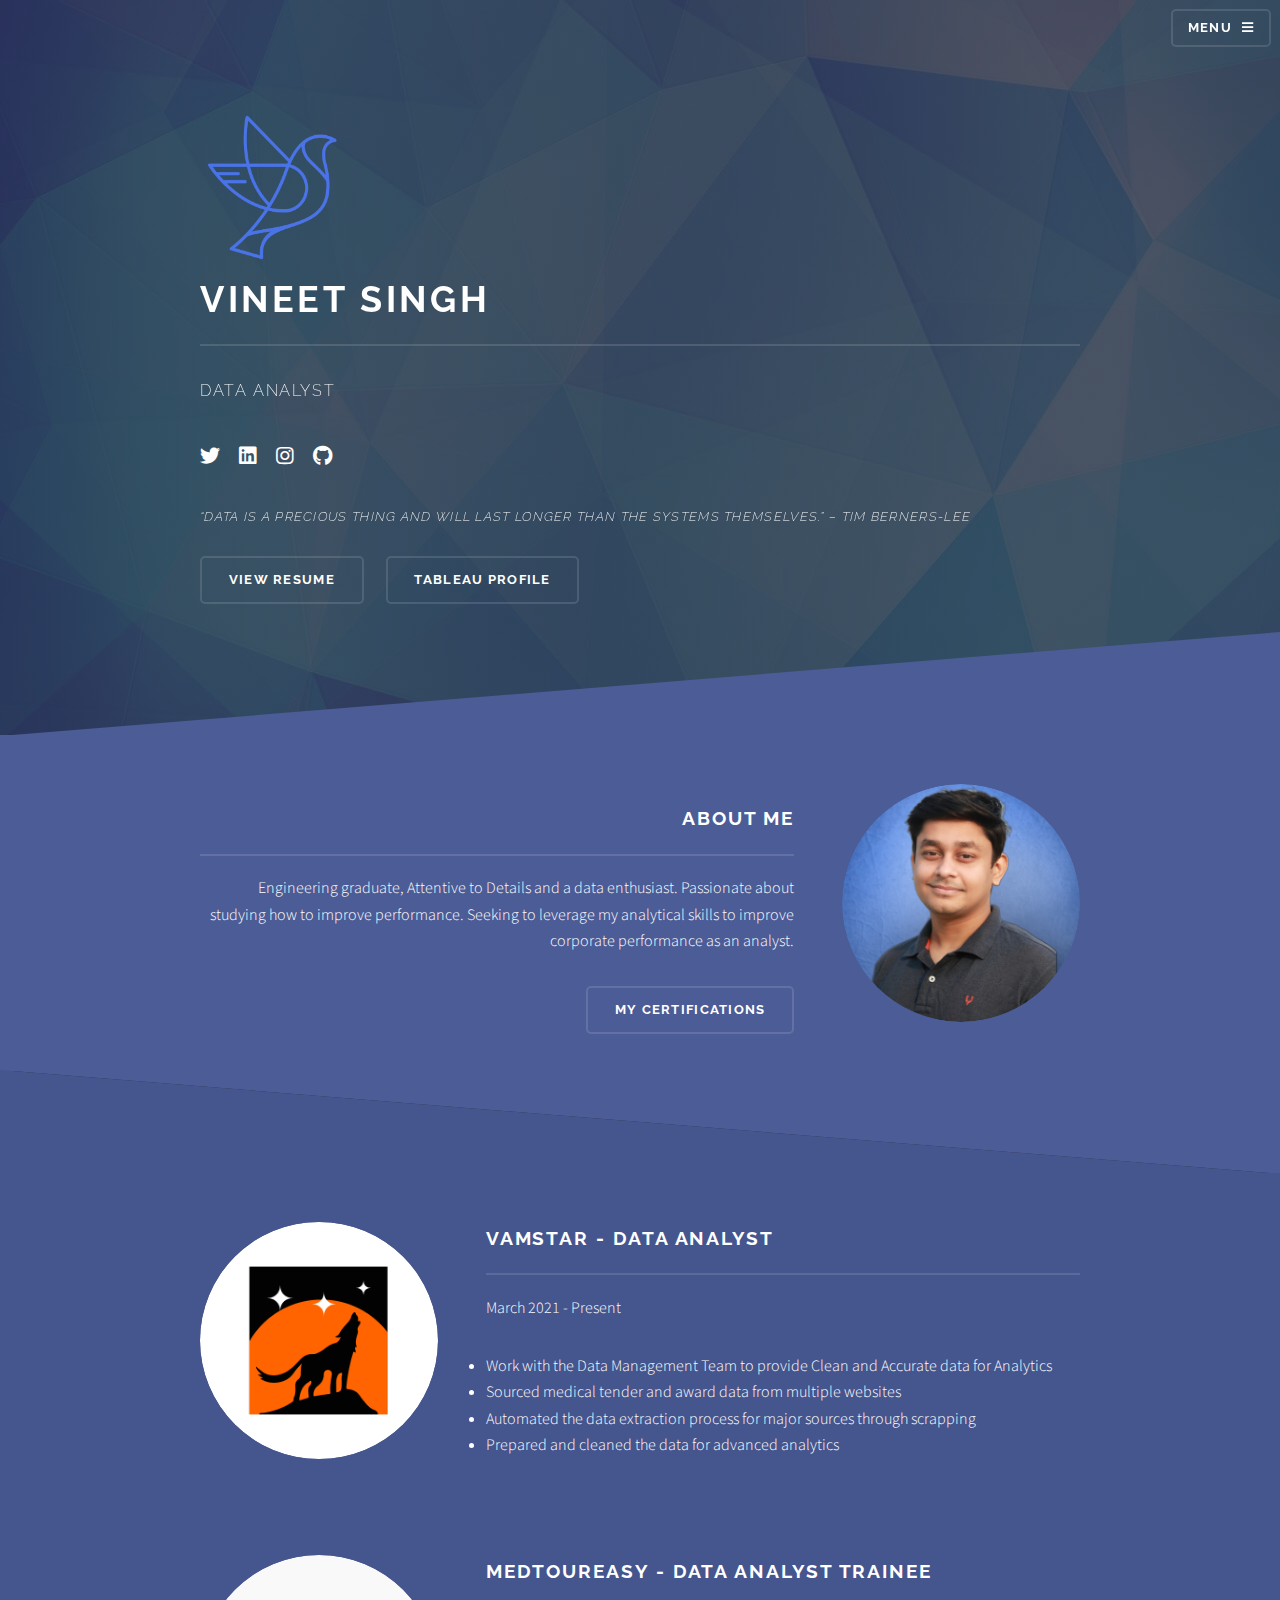
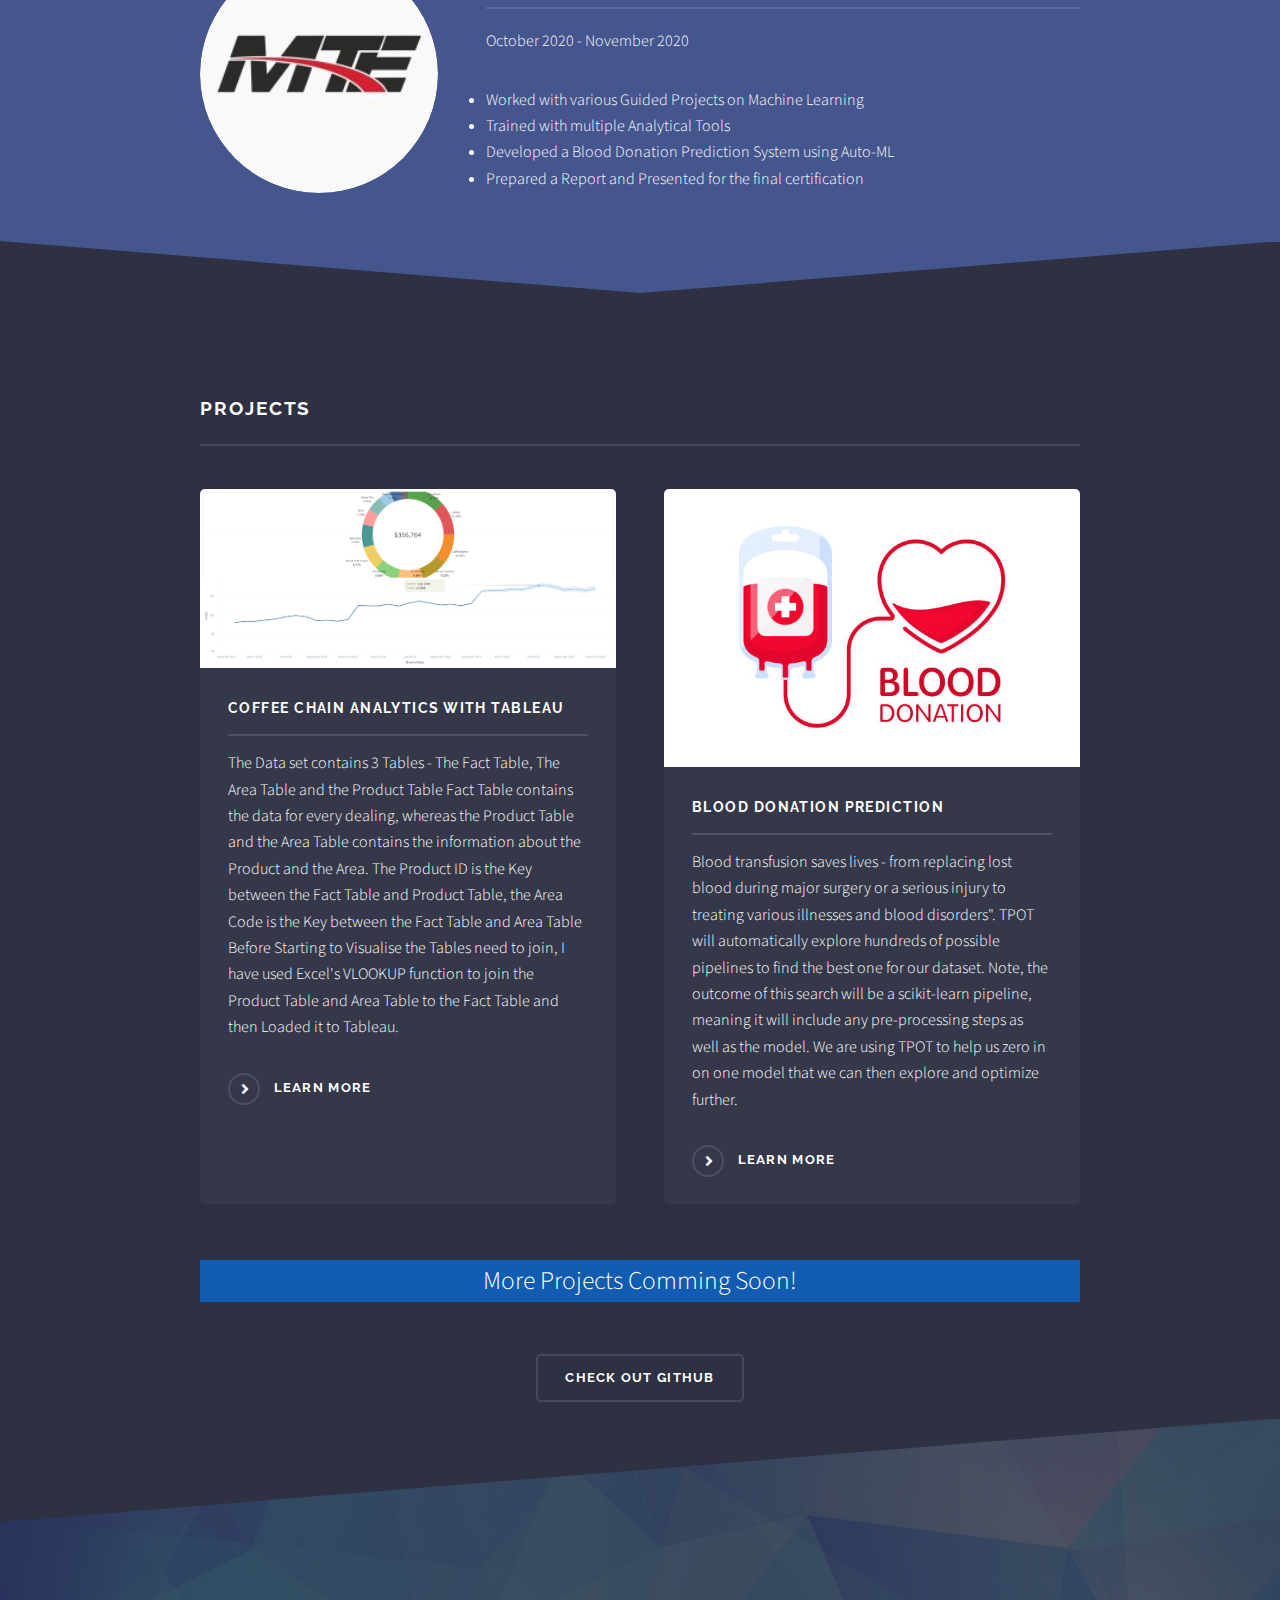
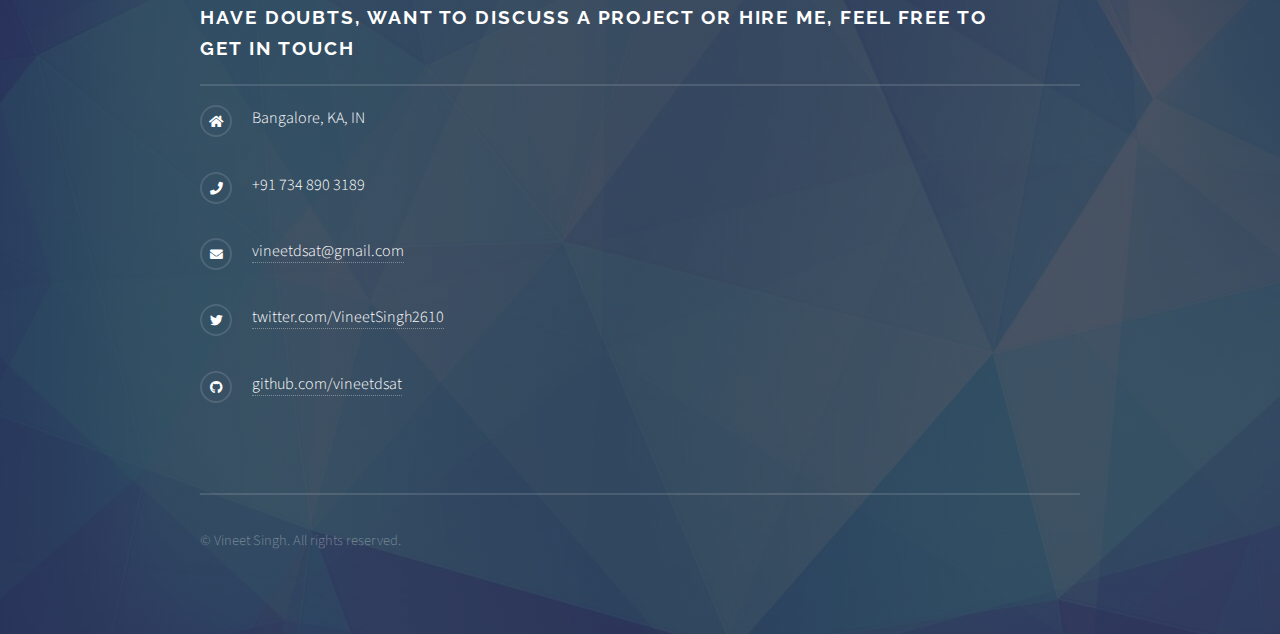
<file: index.html>
<!DOCTYPE HTML>

<html>
	<head>
		<title>Home</title>
		<meta charset="utf-8" />
		<meta name="viewport" content="width=device-width, initial-scale=1, user-scalable=no" />
		<link rel="stylesheet" href="assets/css/main.css" />
		<link rel=icon href="images/Transparent Logo.png" sizes="16x16" type="image/png">
		<noscript><link rel="stylesheet" href="assets/css/noscript.css" /></noscript>
		<!-- Global site tag (gtag.js) - Google Analytics -->
		<script async src="https://www.googletagmanager.com/gtag/js?id=G-XPTFSXNMYP"></script>

		<script>
  		window.dataLayer = window.dataLayer || [];
  		function gtag(){dataLayer.push(arguments);}
  		gtag('js', new Date());
 		gtag('config', 'G-XPTFSXNMYP');
		</script>
		<!-- Global site tag (gtag.js) - Google Analytics -->
	</head>

	<body class="is-preload">

		<!-- Page Wrapper -->
			<div id="page-wrapper">

				<!-- Header -->
					<header id="header" class="alt">
						<h1><a href="index.html">Portfolio</a></h1>
						<nav>
							<a href="#menu">Menu</a>
						</nav>
					</header>

				<!-- Menu -->
					<nav id="menu">
						<div class="inner">
							<h2>Menu</h2>
							<ul class="links">
								<li><a href="index.html">Home</a></li>
								<li><a href="achivements.html">Achivements</a></li>
								<li><a href="blog.html">Blog</a></li>
							</ul>
							<a href="#" class="close">Close</a>
						</div>
					</nav>

				<!-- Banner -->
					<section id="banner">
						<div class="inner">
							<a class="image"><img src="images/Transparent Logo.png" width="150" 
								height="150" /></a>
							<h2>VINEET SINGH</h2>
							<p>Data Analyst</p>
							
					
							
							<ul class="icons">
								<li><a href="https://twitter.com/VineetSingh2610/" target="_blank" rel="noreferrer noopener" class="icon brands fa-twitter"><span class="label">Twitter</span></a></li>
								<li><a href="https://www.linkedin.com/in/vineet-singh-2610/" target="_blank" rel="noreferrer noopener" class="icon brands fa-linkedin"><span class="label">Facebook</span></a></li>
								<li><a href="https://www.instagram.com/_vineet__singh_/" target="_blank" rel="noreferrer noopener" class="icon brands fa-instagram"><span class="label">Instagram</span></a></li>
								<li><a href="https://github.com/vineetdsat/" target="_blank" rel="noreferrer noopener" class="icon brands fa-github"><span class="label">Github</span></a></li>
							</ul>

							<p style = "font-size: small; font-style: italic;">
								“Data is a precious thing and will last longer than the systems themselves.” – Tim Berners-Lee
							</p>

							<a href="Resume.pdf" target="_blank" rel="noreferrer noopener" class="button">View Resume</a> &emsp;
							<a href="https://public.tableau.com/app/profile/vineet.singh3192" target="_blank" rel="noreferrer noopener" class="button">Tableau Profile</a>
							

						</div>
					</section>

				<!-- Wrapper -->
					<section id="wrapper">

						<!-- One -->
							<section id="one" class="wrapper spotlight style1">
								<div class="inner">
									<a href="https://www.linkedin.com/in/vineet-singh-2610/" target="_blank" rel="noreferrer noopener" class="image"><img src="images/profile-pic.png" alt="" /></a>
									<div class="content">
										<h2 class="major">About Me</h2>
										<p>Engineering graduate, Attentive to Details and a data enthusiast. Passionate about studying how to improve performance.
										   Seeking to leverage my analytical skills to improve corporate performance as an analyst.</p>
										<a href="achivements.html" target="_blank" rel="noreferrer noopener" class="button">My Certifications</a>
									</div>
								</div>
								
							</section>
							
							

						<!-- Two -->
							<section id="two" class="wrapper alt spotlight style2">
								<div class="inner">
									<a href="https://www.linkedin.com/company/vamstar/" target="_blank" rel="noreferrer noopener"  class="image"><img src="images/Vamstar.png"/></a>
									<div class="content">
										<h2 class="major">Vamstar - Data Analyst</h2>
										<p>March 2021 - Present</p>
										<p>	
											<li>Work with the Data Management Team to provide Clean and Accurate data for Analytics</li>
											<li>Sourced medical tender and award data from multiple websites</li>
											<li>Automated the data extraction process for major sources through scrapping</li>
											<li>Prepared and cleaned the data for advanced analytics</li>
										</p>
									</div>
								</div>
								<div class="inner">
									<a href="https://www.linkedin.com/company/medtoureasyy/" target="_blank" rel="noreferrer noopener"  class="image"><img src="images/MTE.png" alt="" /></a>
									<div class="content">
										<h2 class="major">MedTourEasy - Data Analyst Trainee</h2>
										<p>October 2020 - November 2020</p>
										<p>
											<li>Worked with various Guided Projects on Machine Learning</li>
											<li>Trained with multiple Analytical Tools</li>
											<li>Developed a Blood Donation Prediction System using Auto-ML</li>
											<li>Prepared a Report and Presented for the final certification</li>
										</p>
									</div>
								</div>
							</section>

						<!-- Four -->
							<section id="four" class="wrapper alt style1">
								<div class="inner">
									<h2 class="major">Projects</h2>
									<section class="features">
										<article>
											<a href="https://github.com/vineetdsat/Coffee-Chain-Analysis" target="_blank" rel="noreferrer noopener" class="image"><img src="images/Project_1.png" alt="" /></a>
											<h3 class="major">Coffee Chain Analytics with Tableau</h3>
												<p>The Data set contains 3 Tables - The Fact Table, The Area Table and the Product Table Fact Table contains the data for every dealing, whereas the Product Table and the Area Table contains the information about the Product and the Area.
													The Product ID is the Key between the Fact Table and Product Table, the Area Code is the Key between the Fact Table and Area Table
Before Starting to Visualise the Tables need to join, I have used Excel's VLOOKUP function to join the Product Table and Area Table to the Fact Table and then Loaded it to Tableau.

												</p>
											<a href="https://github.com/vineetdsat/Coffee-Chain-Analysis" target="_blank" rel="noreferrer noopener" class="special">Learn more</a>
										</article>
										<article>
											<a href="https://github.com/vineetdsat/Blood-Donation-Prediction" target="_blank" rel="noreferrer noopener" class="image"><img src="images/blooddonaton.jpg" alt="" /></a>
											<h3 class="major">Blood Donation Prediction</h3>
											<p>Blood transfusion saves lives - from replacing lost blood during major surgery or a serious injury to treating various illnesses and blood disorders".
												TPOT will automatically explore hundreds of possible pipelines to find the best one for our dataset. Note, the outcome of this search will be a scikit-learn pipeline, meaning it will include any pre-processing steps as well as the model.
We are using TPOT to help us zero in on one model that we can then explore and optimize further.
											</p>
											<a href="https://github.com/vineetdsat/Blood-Donation-Prediction" target="_blank" rel="noreferrer noopener" class="special">Learn more</a>
										</article>
										
									</section>
									<p align = "center" style="background-color:rgb(17, 91, 177); font-size : 160%">
										More Projects Comming Soon!
								   </p>
								   <div align = "center"> 
										<a href="https://github.com/vineetdsat?tab=repositories" target="_blank" rel="noreferrer noopener" class="button">Check Out Github</a></li>
								   </div>
								</div>
								
							</section>

					</section>

				<!-- Footer -->
					<section id="footer">
						<div class="inner" >

							<h2 class="major">Have Doubts, want to discuss a Project or Hire me, Feel Free to <br>Get in touch</h2>

							<article>
								<ul class="contact">
									<li class="icon solid fa-home">Bangalore, KA, IN</li> 
									<li class="icon solid fa-phone">+91 734 890 3189</li>
									<li class="icon solid fa-envelope"><a>vineetdsat@gmail.com</a></li>
									<li class="icon brands fa-twitter">
										<a href="https://twitter.com/VineetSingh2610" target="_blank" rel="noreferrer noopener" >twitter.com/VineetSingh2610</a>
									</li>
									<li class="icon brands fa-github">
										<a href="https://github.com/vineetdsat" target="_blank" rel="noreferrer noopener">github.com/vineetdsat</a>
									</li>
								</ul>
							</article>
							<ul class="copyright">
								
								<li>&copy; Vineet Singh. All rights reserved.</li>
							</ul>
						</div>
					</section>

			</div>

		<!-- Scripts -->
			<script src="assets/js/jquery.min.js"></script>
			<script src="assets/js/jquery.scrollex.min.js"></script>
			<script src="assets/js/browser.min.js"></script>
			<script src="assets/js/breakpoints.min.js"></script>
			<script src="assets/js/util.js"></script>
			<script src="assets/js/main.js"></script>

	</body>
</html>
</file>
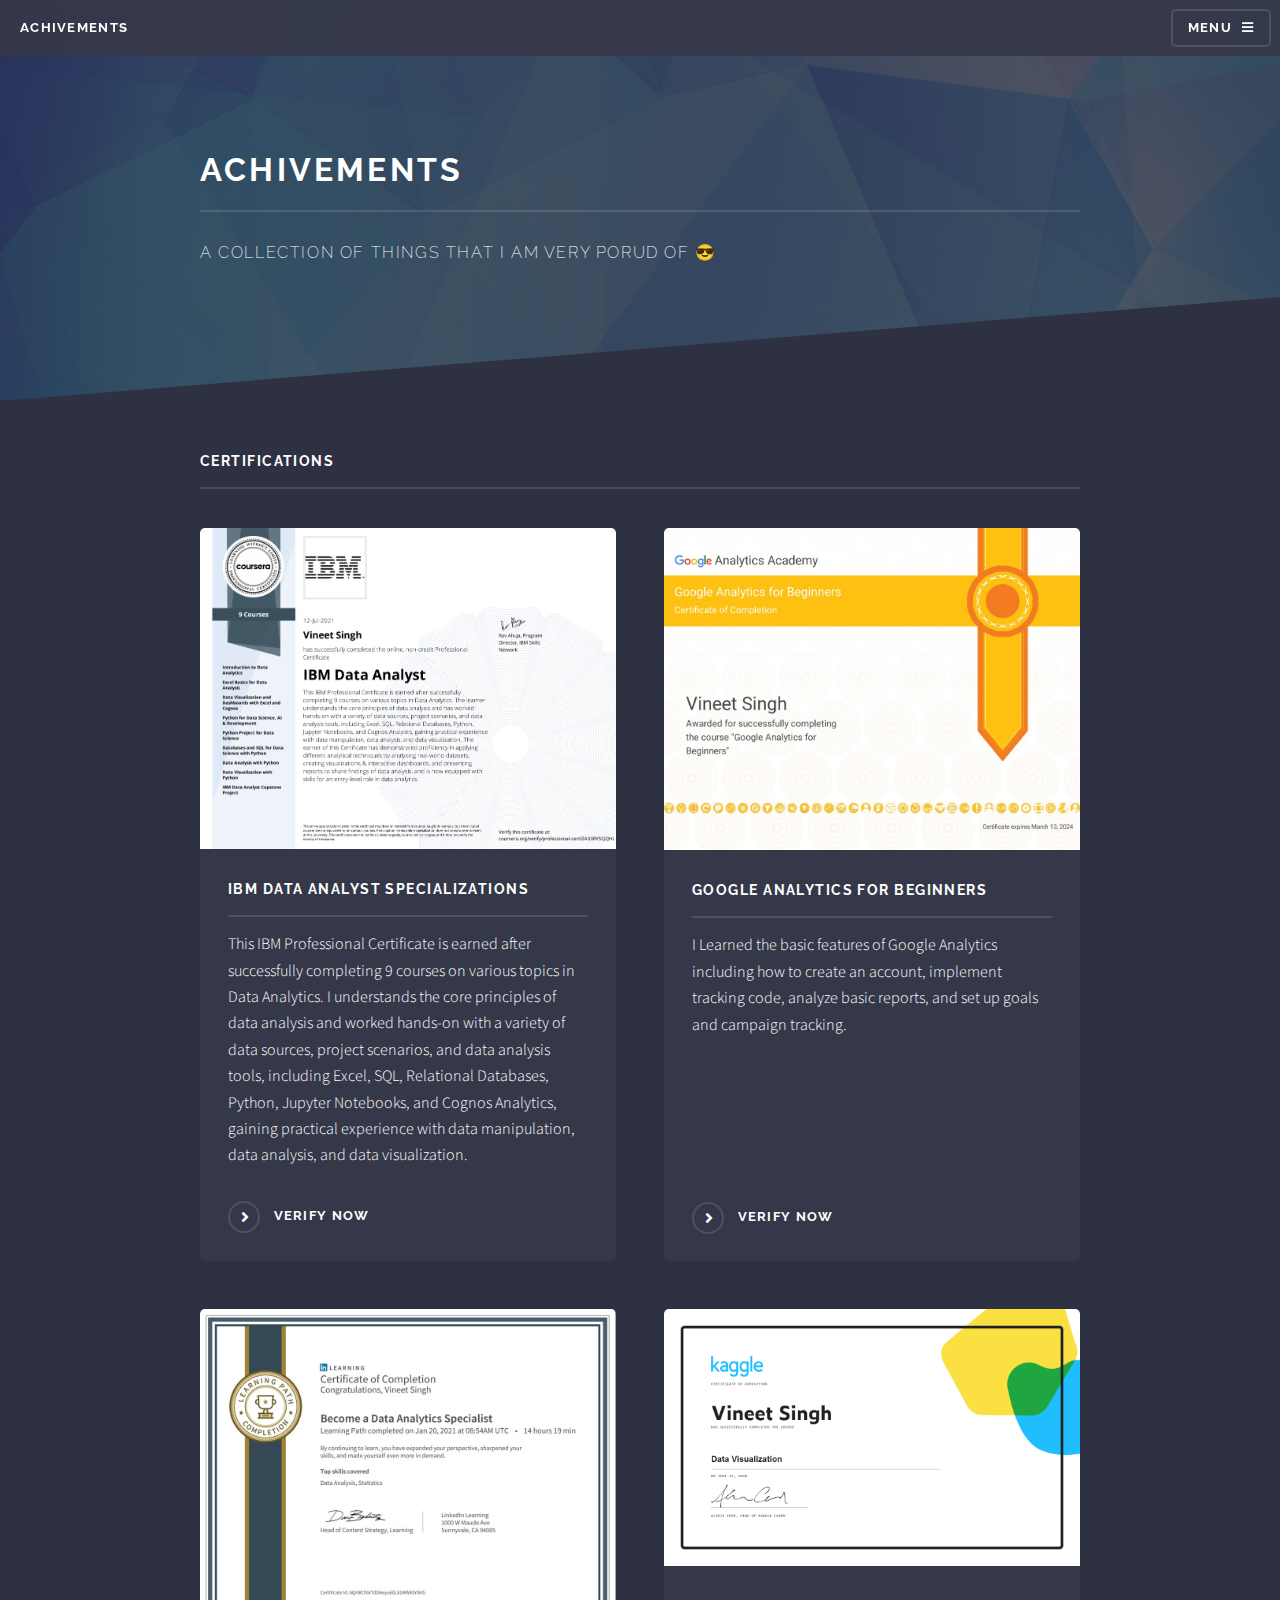
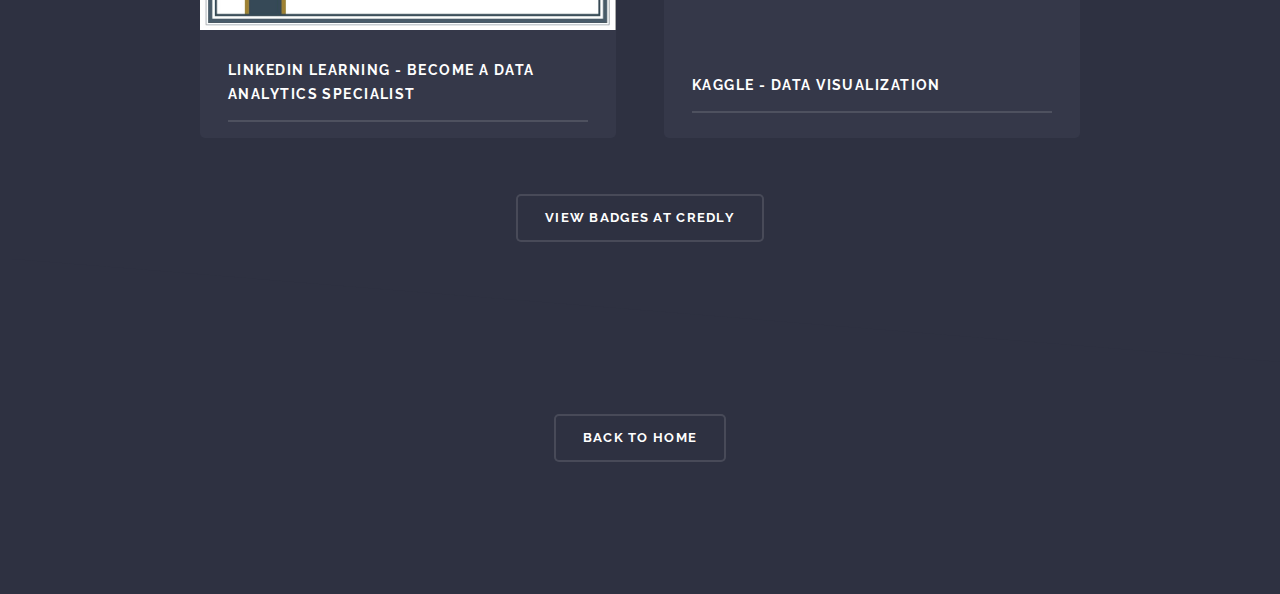
<file: achivements.html>
<!DOCTYPE HTML>
<!--
	Solid State by HTML5 UP
	html5up.net | @ajlkn
	Free for personal and commercial use under the CCA 3.0 license (html5up.net/license)
-->
<html>
	<head>
		<title>Achivements</title>
		<meta charset="utf-8" />
		<meta name="viewport" content="width=device-width, initial-scale=1, user-scalable=no" />
		<link rel="stylesheet" href="assets/css/main.css" />
		<link rel=icon href="images/Transparent Logo.png" sizes="16x16" type="image/png">
		<noscript><link rel="stylesheet" href="assets/css/noscript.css" /></noscript>

		<script async src="https://www.googletagmanager.com/gtag/js?id=G-XPTFSXNMYP"></script>

		<script>
  		window.dataLayer = window.dataLayer || [];
  		function gtag(){dataLayer.push(arguments);}
  		gtag('js', new Date());
 		gtag('config', 'G-XPTFSXNMYP');
		</script>

	</head>
	<body class="is-preload">

		<!-- Page Wrapper -->
			<div id="page-wrapper">

				<!-- Header -->
					<header id="header">
						<h1><a href="index.html">Achivements</a></h1>
						<nav>
							<a href="#menu">Menu</a>
						</nav>
					</header>

				<!-- Menu -->
					<nav id="menu">
						<div class="inner">
							<h2>Menu</h2>
							<ul class="links">
								<li><a href="index.html">Home</a></li>
								<li><a href="generic.html">Achivements</a></li>
								<li><a href="blog.html">Blog</a></li>
							</ul>
							<a href="#" class="close">Close</a>
						</div>
					</nav>

				<!-- Wrapper -->
					<section id="wrapper">
						<header>
							<div class="inner">
								<h2>Achivements</h2>
								<p>A Collection of things that I am very Porud of 😎</p>
							</div>
						</header>

						<!-- Content -->
							<div class="wrapper">
								<div class="inner">

									<h3 class="major">Certifications</h3>
									<section class="features">

										<article>
											<a href="https://www.coursera.org/account/accomplishments/professional-cert/ZA33RY5QZJHL" class="image"><img src="images/ibm_certificate.jpg" alt="" /></a>
											<h3 class="major">IBM Data Analyst Specializations</h3>
											<p>This IBM Professional Certificate is earned after successfully
												completing 9 courses on various topics in Data Analytics. I
												understands the core principles of data analysis and worked
												hands-on with a variety of data sources, project scenarios, and data
												analysis tools, including Excel, SQL, Relational Databases, Python,
												Jupyter Notebooks, and Cognos Analytics, gaining practical experience
												with data manipulation, data analysis, and data visualization.</p>
											<a href="https://www.coursera.org/account/accomplishments/professional-cert/ZA33RY5QZJHL" class="special">Verify Now</a>
										</article>


										<article>
											<a href="https://analytics.google.com/analytics/academy/certificate/wSs5AvsGReiQwTN6hdYlNg" class="image"><img src="images/google_analytics.jpg" alt="" /></a>
											<h3 class="major">Google Analytics for Beginners</h3>
											<p>I Learned the basic features of Google Analytics including how to create an account, implement tracking code, analyze basic reports, and set up goals and campaign tracking.</p>
											<br><br><br><br><br>
											<a href="https://analytics.google.com/analytics/academy/certificate/wSs5AvsGReiQwTN6hdYlNg" class="special">Verify Now</a>
										</article>

										<article>
											<a href="https://www.linkedin.com/learning/paths/become-a-data-analytics-specialist" class="image"><img src="images/linkedin_data.jpg" alt="" /></a>
											<h3 class="major">LinkedIn Learning - Become a Data Analytics Specialist</h3>
											
										</article>

										<article>
											<a href="https://www.kaggle.com/learn/certification/vineetsingh26/data-visualization" class="image"><img src="images/Kaggle Data Visualization.png" alt="" /></a>
											<br><br><br>
											<h3 class="major">Kaggle - Data Visualization</h3>
										</article>

										

									</section>
									<div align = "center"> 
										<a href="https://www.credly.com/users/vineet-singh.647779d8" class="button">View Badges at Credly</a></li>
								   </div>
								</div>
							</div>

					</section>
					<br>
					<br>

				<!-- Footer -->
				<div align = "center"> 
					<a href="index.html" class="button">Back to Home</a></li>
					<br><br><br><br><br><br>
					

			   </div>
			</div>

		<!-- Scripts -->
			<script src="assets/js/jquery.min.js"></script>
			<script src="assets/js/jquery.scrollex.min.js"></script>
			<script src="assets/js/browser.min.js"></script>
			<script src="assets/js/breakpoints.min.js"></script>
			<script src="assets/js/util.js"></script>
			<script src="assets/js/main.js"></script>

	</body>
</html>
</file>
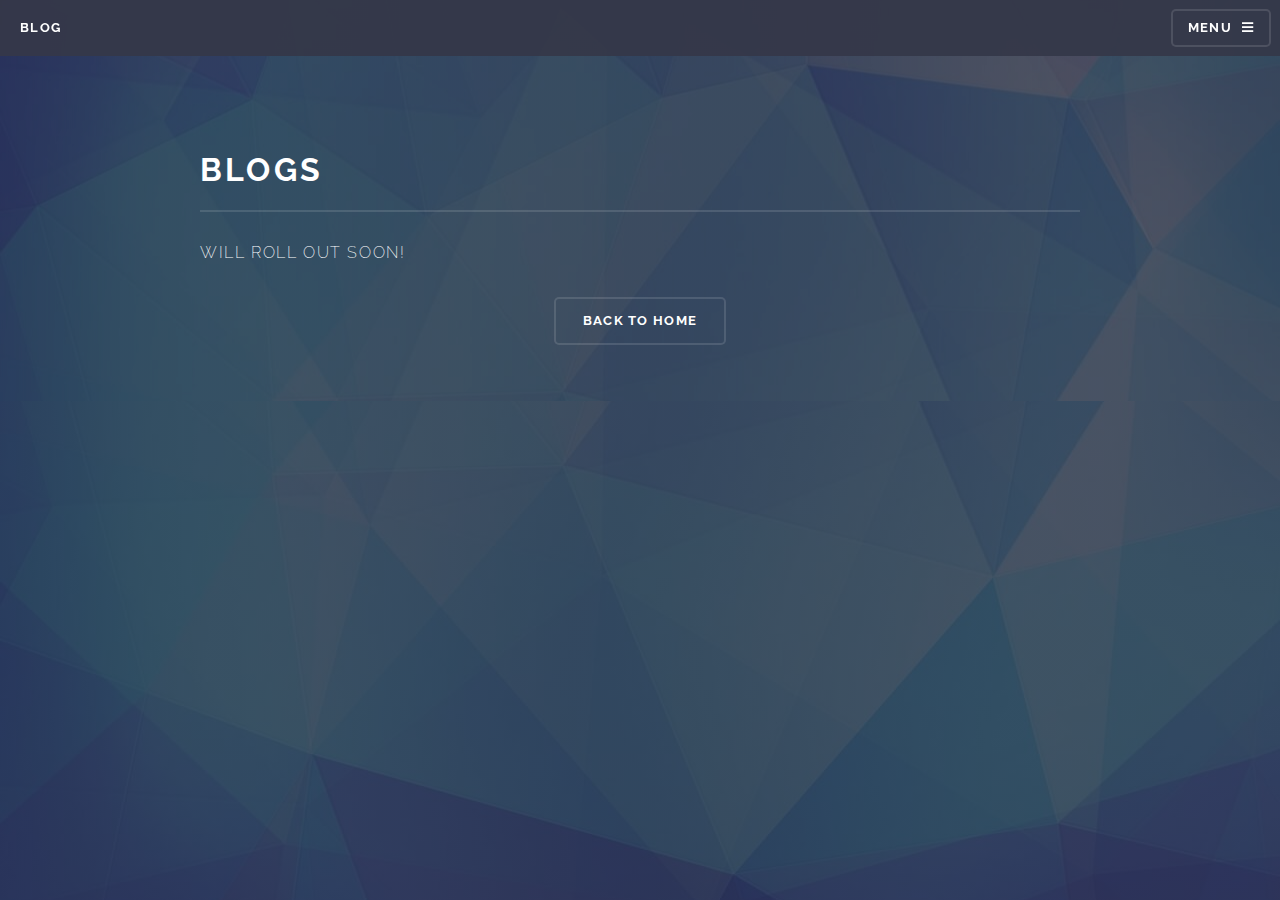
<file: blog.html>
<!DOCTYPE HTML>
<!--
	Solid State by HTML5 UP
	html5up.net | @ajlkn
	Free for personal and commercial use under the CCA 3.0 license (html5up.net/license)
-->
<html>
	<head>
		<title>Blog</title>
		<meta charset="utf-8" />
		<meta name="viewport" content="width=device-width, initial-scale=1, user-scalable=no" />
		<link rel="stylesheet" href="assets/css/main.css" />
		<link rel=icon href="images/Transparent Logo.png" sizes="16x16" type="image/png">
		<noscript><link rel="stylesheet" href="assets/css/noscript.css" /></noscript>
		<script async src="https://www.googletagmanager.com/gtag/js?id=G-XPTFSXNMYP"></script>

		<script>
  		window.dataLayer = window.dataLayer || [];
  		function gtag(){dataLayer.push(arguments);}
  		gtag('js', new Date());
 		gtag('config', 'G-XPTFSXNMYP');
		</script>


	</head>
	<body class="is-preload">

		<!-- Page Wrapper -->
			<div id="page-wrapper">

				<!-- Header -->
					<header id="header">
						<h1><a href="index.html">Blog</a></h1>
						<nav>
							<a href="#menu">Menu</a>
						</nav>
					</header>

				<!-- Menu -->
					<nav id="menu">
						<div class="inner">
							<h2>Menu</h2>
							<ul class="links">
								<li><a href="index.html">Home</a></li>
								<li><a href="achivements.html">Achivements</a></li>
								<li><a href="blog.html">Blog</a></li>
							</ul>
							<a href="#" class="close">Close</a>
						</div>
					</nav>

				<!-- Wrapper -->
					<section id="wrapper">
						<header>
							<div class="inner">
								<h2>Blogs</h2>
								<p>Will Roll out Soon! </p>
							</div>
						</header>

						<div align = "center"> 
							<a href="index.html" class="button">Back to Home</a></li>
							<br><br><br><br><br><br>
							
		
					   </div>

		<!-- Scripts -->
			<script src="assets/js/jquery.min.js"></script>
			<script src="assets/js/jquery.scrollex.min.js"></script>
			<script src="assets/js/browser.min.js"></script>
			<script src="assets/js/breakpoints.min.js"></script>
			<script src="assets/js/util.js"></script>
			<script src="assets/js/main.js"></script>

	</body>
</html>
</file>
<file: assets/css/noscript.css>
/*
	Solid State by HTML5 UP
	html5up.net | @ajlkn
	Free for personal and commercial use under the CCA 3.0 license (html5up.net/license)
*/

/* Banner */

	body.is-preload #banner .logo {
		-moz-transform: none;
		-webkit-transform: none;
		-ms-transform: none;
		transform: none;
		opacity: 1;
	}

	body.is-preload #banner h2 {
		opacity: 1;
		-moz-transform: none;
		-webkit-transform: none;
		-ms-transform: none;
		transform: none;
		-moz-filter: none;
		-webkit-filter: none;
		-ms-filter: none;
		filter: none;
	}

	body.is-preload #banner p {
		opacity: 01;
		-moz-transform: none;
		-webkit-transform: none;
		-ms-transform: none;
		transform: none;
		-moz-filter: none;
		-webkit-filter: none;
		-ms-filter: none;
		filter: none;
	}
</file>
<file: assets/css/main.css>
@import url(fontawesome-all.min.css);
@import url("https://fonts.googleapis.com/css?family=Raleway:200,700|Source+Sans+Pro:300,600,300italic,600italic");

/*
	Solid State by HTML5 UP
	html5up.net | @ajlkn
	Free for personal and commercial use under the CCA 3.0 license (html5up.net/license)
*/

html, body, div, span, applet, object,
iframe, h1, h2, h3, h4, h5, h6, p, blockquote,
pre, a, abbr, acronym, address, big, cite,
code, del, dfn, em, img, ins, kbd, q, s, samp,
small, strike, strong, sub, sup, tt, var, b,
u, i, center, dl, dt, dd, ol, ul, li, fieldset,
form, label, legend, table, caption, tbody,
tfoot, thead, tr, th, td, article, aside,
canvas, details, embed, figure, figcaption,
footer, header, hgroup, menu, nav, output, ruby,
section, summary, time, mark, audio, video {
	margin: 0;
	padding: 0;
	border: 0;
	font-size: 100%;
	font: inherit;
	vertical-align: baseline;}

article, aside, details, figcaption, figure,
footer, header, hgroup, menu, nav, section {
	display: block;}

body {
	line-height: 1;
}

ol, ul {
	list-style: none;
}

blockquote, q {
	quotes: none;
}

	blockquote:before, blockquote:after, q:before, q:after {
		content: '';
		content: none;
	}

table {
	border-collapse: collapse;
	border-spacing: 0;
}

body {
	-webkit-text-size-adjust: none;
}

mark {
	background-color: transparent;
	color: inherit;
}

input::-moz-focus-inner {
	border: 0;
	padding: 0;
}

input, select, textarea {
	-moz-appearance: none;
	-webkit-appearance: none;
	-ms-appearance: none;
	appearance: none;
}

/* Basic */

	@-ms-viewport {
		width: device-width;
	}

	body {
		-ms-overflow-style: scrollbar;
	}

	@media screen and (max-width: 480px) {

		html, body {
			min-width: 320px;
		}

	}

	html {
		box-sizing: border-box;
	}

	*, *:before, *:after {
		box-sizing: inherit;
	}

	body {
		background-color: #2e3141;
		background-image: linear-gradient(to top, rgba(46, 49, 65, 0.8), rgba(46, 49, 65, 0.8)), url("../../images/bg.jpg");
		background-size: auto,
 cover;
		background-attachment: fixed,
 fixed;
		background-position: center,
 center;
	}

		body.is-preload *, body.is-preload *:before, body.is-preload *:after {
			-moz-animation: none !important;
			-webkit-animation: none !important;
			-ms-animation: none !important;
			animation: none !important;
			-moz-transition: none !important;
			-webkit-transition: none !important;
			-ms-transition: none !important;
			transition: none !important;
		}

/* Type */

	body, input, select, textarea {
		color: #ffffff;
		font-family: "Source Sans Pro", Helvetica, sans-serif;
		font-size: 16.5pt;
		font-weight: 300;
		line-height: 1.65;
	}

		@media screen and (max-width: 1680px) {

			body, input, select, textarea {
				font-size: 13pt;
			}

		}

		@media screen and (max-width: 1280px) {

			body, input, select, textarea {
				font-size: 12pt;
			}

		}

		@media screen and (max-width: 980px) {

			body, input, select, textarea {
				font-size: 12pt;
			}

		}

		@media screen and (max-width: 736px) {

			body, input, select, textarea {
				font-size: 12pt;
			}

		}

		@media screen and (max-width: 480px) {

			body, input, select, textarea {
				font-size: 12pt;
			}

		}

	a {
		-moz-transition: color 0.2s ease-in-out, border-bottom-color 0.2s ease-in-out;
		-webkit-transition: color 0.2s ease-in-out, border-bottom-color 0.2s ease-in-out;
		-ms-transition: color 0.2s ease-in-out, border-bottom-color 0.2s ease-in-out;
		transition: color 0.2s ease-in-out, border-bottom-color 0.2s ease-in-out;
		border-bottom: dotted 1px rgba(255, 255, 255, 0.35);
		color: #ffffff;
		text-decoration: none;
	}

		a:hover {
			border-bottom-color: transparent;
			color: #ffffff !important;
		}

		a.special:not(.button) {
			text-decoration: none;
			border-bottom: 0;
			display: block;
			font-family: Raleway, Helvetica, sans-serif;
			font-size: 0.8em;
			font-weight: 700;
			letter-spacing: 0.1em;
			margin: 0 0 2em 0;
			text-transform: uppercase;
		}

			a.special:not(.button):before {
				-moz-osx-font-smoothing: grayscale;
				-webkit-font-smoothing: antialiased;
				display: inline-block;
				font-style: normal;
				font-variant: normal;
				text-rendering: auto;
				line-height: 1;
				text-transform: none !important;
				font-family: 'Font Awesome 5 Free';
				font-weight: 900;
			}

			a.special:not(.button):before {
				-moz-transition: background-color 0.2s ease-in-out;
				-webkit-transition: background-color 0.2s ease-in-out;
				-ms-transition: background-color 0.2s ease-in-out;
				transition: background-color 0.2s ease-in-out;
				border-radius: 100%;
				border: solid 2px rgba(255, 255, 255, 0.125);
				content: '\f105';
				display: inline-block;
				font-size: 1.25em;
				height: 2em;
				line-height: 1.75em;
				margin-right: 0.85em;
				text-align: center;
				text-indent: 0.15em;
				vertical-align: middle;
				width: 2em;
			}

			a.special:not(.button):hover:before {
				background-color: rgba(255, 255, 255, 0.025);
			}

			a.special:not(.button):active:before {
				background-color: rgba(255, 255, 255, 0.075);
			}

	strong, b {
		color: #ffffff;
		font-weight: 600;
	}

	em, i {
		font-style: italic;
	}

	p {
		margin: 0 0 2em 0;
	}

	h1, h2, h3, h4, h5, h6 {
		color: #ffffff;
		font-family: Raleway, Helvetica, sans-serif;
		font-weight: 700;
		letter-spacing: 0.1em;
		margin: 0 0 1em 0;
		text-transform: uppercase;
	}

		h1 a, h2 a, h3 a, h4 a, h5 a, h6 a {
			color: inherit;
			text-decoration: none;
			border-bottom: 0;
		}

		h1 span, h2 span, h3 span, h4 span, h5 span, h6 span {
			font-weight: 200;
		}

		h1.major, h2.major, h3.major, h4.major, h5.major, h6.major {
			padding-bottom: 1em;
			border-bottom: solid 2px rgba(255, 255, 255, 0.125);
		}

	h2 {
		font-size: 1.2em;
	}

	h3 {
		font-size: 0.9em;
	}

	h4 {
		font-size: 0.7em;
	}

	h5 {
		font-size: 0.7em;
	}

	h6 {
		font-size: 0.7em;
	}

	@media screen and (max-width: 736px) {

		h2 {
			font-size: 1em;
		}

		h3 {
			font-size: 0.8em;
		}

	}

	sub {
		font-size: 0.8em;
		position: relative;
		top: 0.5em;
	}

	sup {
		font-size: 0.8em;
		position: relative;
		top: -0.5em;
	}

	blockquote {
		border-left: solid 4px rgba(255, 255, 255, 0.125);
		font-style: italic;
		margin: 0 0 2em 0;
		padding: 0.5em 0 0.5em 2em;
	}

	code {
		background: rgba(255, 255, 255, 0.025);
		border-radius: 5px;
		border: solid 2px rgba(255, 255, 255, 0.125);
		font-family: "Courier New", monospace;
		font-size: 0.9em;
		margin: 0 0.25em;
		padding: 0.25em 0.65em;
	}

	pre {
		-webkit-overflow-scrolling: touch;
		font-family: "Courier New", monospace;
		font-size: 0.9em;
		margin: 0 0 2em 0;
	}

		pre code {
			display: block;
			line-height: 1.75em;
			padding: 1em 1.5em;
			overflow-x: auto;
		}

	hr {
		border: 0;
		border-bottom: solid 2px rgba(255, 255, 255, 0.125);
		margin: 2.5em 0;
	}

		hr.major {
			margin: 4em 0;
		}

	.align-left {
		text-align: left;
	}

	.align-center {
		text-align: center;
	}

	.align-right {
		text-align: right;
	}

/* Row */

	.row {
		display: flex;
		flex-wrap: wrap;
		box-sizing: border-box;
		align-items: stretch;
	}

		.row > * {
			box-sizing: border-box;
		}

		.row.gtr-uniform > * > :last-child {
			margin-bottom: 0;
		}

		.row.aln-left {
			justify-content: flex-start;
		}

		.row.aln-center {
			justify-content: center;
		}

		.row.aln-right {
			justify-content: flex-end;
		}

		.row.aln-top {
			align-items: flex-start;
		}

		.row.aln-middle {
			align-items: center;
		}

		.row.aln-bottom {
			align-items: flex-end;
		}

		.row > .imp {
			order: -1;
		}

		.row > .col-1 {
			width: 8.33333%;
		}

		.row > .off-1 {
			margin-left: 8.33333%;
		}

		.row > .col-2 {
			width: 16.66667%;
		}

		.row > .off-2 {
			margin-left: 16.66667%;
		}

		.row > .col-3 {
			width: 25%;
		}

		.row > .off-3 {
			margin-left: 25%;
		}

		.row > .col-4 {
			width: 33.33333%;
		}

		.row > .off-4 {
			margin-left: 33.33333%;
		}

		.row > .col-5 {
			width: 41.66667%;
		}

		.row > .off-5 {
			margin-left: 41.66667%;
		}

		.row > .col-6 {
			width: 50%;
		}

		.row > .off-6 {
			margin-left: 50%;
		}

		.row > .col-7 {
			width: 58.33333%;
		}

		.row > .off-7 {
			margin-left: 58.33333%;
		}

		.row > .col-8 {
			width: 66.66667%;
		}

		.row > .off-8 {
			margin-left: 66.66667%;
		}

		.row > .col-9 {
			width: 75%;
		}

		.row > .off-9 {
			margin-left: 75%;
		}

		.row > .col-10 {
			width: 83.33333%;
		}

		.row > .off-10 {
			margin-left: 83.33333%;
		}

		.row > .col-11 {
			width: 91.66667%;
		}

		.row > .off-11 {
			margin-left: 91.66667%;
		}

		.row > .col-12 {
			width: 100%;
		}

		.row > .off-12 {
			margin-left: 100%;
		}

		.row.gtr-0 {
			margin-top: 0;
			margin-left: 0em;
		}

			.row.gtr-0 > * {
				padding: 0 0 0 0em;
			}

			.row.gtr-0.gtr-uniform {
				margin-top: 0em;
			}

				.row.gtr-0.gtr-uniform > * {
					padding-top: 0em;
				}

		.row.gtr-25 {
			margin-top: 0;
			margin-left: -0.4375em;
		}

			.row.gtr-25 > * {
				padding: 0 0 0 0.4375em;
			}

			.row.gtr-25.gtr-uniform {
				margin-top: -0.4375em;
			}

				.row.gtr-25.gtr-uniform > * {
					padding-top: 0.4375em;
				}

		.row.gtr-50 {
			margin-top: 0;
			margin-left: -0.875em;
		}

			.row.gtr-50 > * {
				padding: 0 0 0 0.875em;
			}

			.row.gtr-50.gtr-uniform {
				margin-top: -0.875em;
			}

				.row.gtr-50.gtr-uniform > * {
					padding-top: 0.875em;
				}

		.row {
			margin-top: 0;
			margin-left: -1.75em;
		}

			.row > * {
				padding: 0 0 0 1.75em;
			}

			.row.gtr-uniform {
				margin-top: -1.75em;
			}

				.row.gtr-uniform > * {
					padding-top: 1.75em;
				}

		.row.gtr-150 {
			margin-top: 0;
			margin-left: -2.625em;
		}

			.row.gtr-150 > * {
				padding: 0 0 0 2.625em;
			}

			.row.gtr-150.gtr-uniform {
				margin-top: -2.625em;
			}

				.row.gtr-150.gtr-uniform > * {
					padding-top: 2.625em;
				}

		.row.gtr-200 {
			margin-top: 0;
			margin-left: -3.5em;
		}

			.row.gtr-200 > * {
				padding: 0 0 0 3.5em;
			}

			.row.gtr-200.gtr-uniform {
				margin-top: -3.5em;
			}

				.row.gtr-200.gtr-uniform > * {
					padding-top: 3.5em;
				}

		@media screen and (max-width: 1680px) {

			.row {
				display: flex;
				flex-wrap: wrap;
				box-sizing: border-box;
				align-items: stretch;
			}

				.row > * {
					box-sizing: border-box;
				}

				.row.gtr-uniform > * > :last-child {
					margin-bottom: 0;
				}

				.row.aln-left {
					justify-content: flex-start;
				}

				.row.aln-center {
					justify-content: center;
				}

				.row.aln-right {
					justify-content: flex-end;
				}

				.row.aln-top {
					align-items: flex-start;
				}

				.row.aln-middle {
					align-items: center;
				}

				.row.aln-bottom {
					align-items: flex-end;
				}

				.row > .imp-xlarge {
					order: -1;
				}

				.row > .col-1-xlarge {
					width: 8.33333%;
				}

				.row > .off-1-xlarge {
					margin-left: 8.33333%;
				}

				.row > .col-2-xlarge {
					width: 16.66667%;
				}

				.row > .off-2-xlarge {
					margin-left: 16.66667%;
				}

				.row > .col-3-xlarge {
					width: 25%;
				}

				.row > .off-3-xlarge {
					margin-left: 25%;
				}

				.row > .col-4-xlarge {
					width: 33.33333%;
				}

				.row > .off-4-xlarge {
					margin-left: 33.33333%;
				}

				.row > .col-5-xlarge {
					width: 41.66667%;
				}

				.row > .off-5-xlarge {
					margin-left: 41.66667%;
				}

				.row > .col-6-xlarge {
					width: 50%;
				}

				.row > .off-6-xlarge {
					margin-left: 50%;
				}

				.row > .col-7-xlarge {
					width: 58.33333%;
				}

				.row > .off-7-xlarge {
					margin-left: 58.33333%;
				}

				.row > .col-8-xlarge {
					width: 66.66667%;
				}

				.row > .off-8-xlarge {
					margin-left: 66.66667%;
				}

				.row > .col-9-xlarge {
					width: 75%;
				}

				.row > .off-9-xlarge {
					margin-left: 75%;
				}

				.row > .col-10-xlarge {
					width: 83.33333%;
				}

				.row > .off-10-xlarge {
					margin-left: 83.33333%;
				}

				.row > .col-11-xlarge {
					width: 91.66667%;
				}

				.row > .off-11-xlarge {
					margin-left: 91.66667%;
				}

				.row > .col-12-xlarge {
					width: 100%;
				}

				.row > .off-12-xlarge {
					margin-left: 100%;
				}

				.row.gtr-0 {
					margin-top: 0;
					margin-left: 0em;
				}

					.row.gtr-0 > * {
						padding: 0 0 0 0em;
					}

					.row.gtr-0.gtr-uniform {
						margin-top: 0em;
					}

						.row.gtr-0.gtr-uniform > * {
							padding-top: 0em;
						}

				.row.gtr-25 {
					margin-top: 0;
					margin-left: -0.4375em;
				}

					.row.gtr-25 > * {
						padding: 0 0 0 0.4375em;
					}

					.row.gtr-25.gtr-uniform {
						margin-top: -0.4375em;
					}

						.row.gtr-25.gtr-uniform > * {
							padding-top: 0.4375em;
						}

				.row.gtr-50 {
					margin-top: 0;
					margin-left: -0.875em;
				}

					.row.gtr-50 > * {
						padding: 0 0 0 0.875em;
					}

					.row.gtr-50.gtr-uniform {
						margin-top: -0.875em;
					}

						.row.gtr-50.gtr-uniform > * {
							padding-top: 0.875em;
						}

				.row {
					margin-top: 0;
					margin-left: -1.75em;
				}

					.row > * {
						padding: 0 0 0 1.75em;
					}

					.row.gtr-uniform {
						margin-top: -1.75em;
					}

						.row.gtr-uniform > * {
							padding-top: 1.75em;
						}

				.row.gtr-150 {
					margin-top: 0;
					margin-left: -2.625em;
				}

					.row.gtr-150 > * {
						padding: 0 0 0 2.625em;
					}

					.row.gtr-150.gtr-uniform {
						margin-top: -2.625em;
					}

						.row.gtr-150.gtr-uniform > * {
							padding-top: 2.625em;
						}

				.row.gtr-200 {
					margin-top: 0;
					margin-left: -3.5em;
				}

					.row.gtr-200 > * {
						padding: 0 0 0 3.5em;
					}

					.row.gtr-200.gtr-uniform {
						margin-top: -3.5em;
					}

						.row.gtr-200.gtr-uniform > * {
							padding-top: 3.5em;
						}

		}

		@media screen and (max-width: 1280px) {

			.row {
				display: flex;
				flex-wrap: wrap;
				box-sizing: border-box;
				align-items: stretch;
			}

				.row > * {
					box-sizing: border-box;
				}

				.row.gtr-uniform > * > :last-child {
					margin-bottom: 0;
				}

				.row.aln-left {
					justify-content: flex-start;
				}

				.row.aln-center {
					justify-content: center;
				}

				.row.aln-right {
					justify-content: flex-end;
				}

				.row.aln-top {
					align-items: flex-start;
				}

				.row.aln-middle {
					align-items: center;
				}

				.row.aln-bottom {
					align-items: flex-end;
				}

				.row > .imp-large {
					order: -1;
				}

				.row > .col-1-large {
					width: 8.33333%;
				}

				.row > .off-1-large {
					margin-left: 8.33333%;
				}

				.row > .col-2-large {
					width: 16.66667%;
				}

				.row > .off-2-large {
					margin-left: 16.66667%;
				}

				.row > .col-3-large {
					width: 25%;
				}

				.row > .off-3-large {
					margin-left: 25%;
				}

				.row > .col-4-large {
					width: 33.33333%;
				}

				.row > .off-4-large {
					margin-left: 33.33333%;
				}

				.row > .col-5-large {
					width: 41.66667%;
				}

				.row > .off-5-large {
					margin-left: 41.66667%;
				}

				.row > .col-6-large {
					width: 50%;
				}

				.row > .off-6-large {
					margin-left: 50%;
				}

				.row > .col-7-large {
					width: 58.33333%;
				}

				.row > .off-7-large {
					margin-left: 58.33333%;
				}

				.row > .col-8-large {
					width: 66.66667%;
				}

				.row > .off-8-large {
					margin-left: 66.66667%;
				}

				.row > .col-9-large {
					width: 75%;
				}

				.row > .off-9-large {
					margin-left: 75%;
				}

				.row > .col-10-large {
					width: 83.33333%;
				}

				.row > .off-10-large {
					margin-left: 83.33333%;
				}

				.row > .col-11-large {
					width: 91.66667%;
				}

				.row > .off-11-large {
					margin-left: 91.66667%;
				}

				.row > .col-12-large {
					width: 100%;
				}

				.row > .off-12-large {
					margin-left: 100%;
				}

				.row.gtr-0 {
					margin-top: 0;
					margin-left: 0em;
				}

					.row.gtr-0 > * {
						padding: 0 0 0 0em;
					}

					.row.gtr-0.gtr-uniform {
						margin-top: 0em;
					}

						.row.gtr-0.gtr-uniform > * {
							padding-top: 0em;
						}

				.row.gtr-25 {
					margin-top: 0;
					margin-left: -0.4375em;
				}

					.row.gtr-25 > * {
						padding: 0 0 0 0.4375em;
					}

					.row.gtr-25.gtr-uniform {
						margin-top: -0.4375em;
					}

						.row.gtr-25.gtr-uniform > * {
							padding-top: 0.4375em;
						}

				.row.gtr-50 {
					margin-top: 0;
					margin-left: -0.875em;
				}

					.row.gtr-50 > * {
						padding: 0 0 0 0.875em;
					}

					.row.gtr-50.gtr-uniform {
						margin-top: -0.875em;
					}

						.row.gtr-50.gtr-uniform > * {
							padding-top: 0.875em;
						}

				.row {
					margin-top: 0;
					margin-left: -1.75em;
				}

					.row > * {
						padding: 0 0 0 1.75em;
					}

					.row.gtr-uniform {
						margin-top: -1.75em;
					}

						.row.gtr-uniform > * {
							padding-top: 1.75em;
						}

				.row.gtr-150 {
					margin-top: 0;
					margin-left: -2.625em;
				}

					.row.gtr-150 > * {
						padding: 0 0 0 2.625em;
					}

					.row.gtr-150.gtr-uniform {
						margin-top: -2.625em;
					}

						.row.gtr-150.gtr-uniform > * {
							padding-top: 2.625em;
						}

				.row.gtr-200 {
					margin-top: 0;
					margin-left: -3.5em;
				}

					.row.gtr-200 > * {
						padding: 0 0 0 3.5em;
					}

					.row.gtr-200.gtr-uniform {
						margin-top: -3.5em;
					}

						.row.gtr-200.gtr-uniform > * {
							padding-top: 3.5em;
						}

		}

		@media screen and (max-width: 980px) {

			.row {
				display: flex;
				flex-wrap: wrap;
				box-sizing: border-box;
				align-items: stretch;
			}

				.row > * {
					box-sizing: border-box;
				}

				.row.gtr-uniform > * > :last-child {
					margin-bottom: 0;
				}

				.row.aln-left {
					justify-content: flex-start;
				}

				.row.aln-center {
					justify-content: center;
				}

				.row.aln-right {
					justify-content: flex-end;
				}

				.row.aln-top {
					align-items: flex-start;
				}

				.row.aln-middle {
					align-items: center;
				}

				.row.aln-bottom {
					align-items: flex-end;
				}

				.row > .imp-medium {
					order: -1;
				}

				.row > .col-1-medium {
					width: 8.33333%;
				}

				.row > .off-1-medium {
					margin-left: 8.33333%;
				}

				.row > .col-2-medium {
					width: 16.66667%;
				}

				.row > .off-2-medium {
					margin-left: 16.66667%;
				}

				.row > .col-3-medium {
					width: 25%;
				}

				.row > .off-3-medium {
					margin-left: 25%;
				}

				.row > .col-4-medium {
					width: 33.33333%;
				}

				.row > .off-4-medium {
					margin-left: 33.33333%;
				}

				.row > .col-5-medium {
					width: 41.66667%;
				}

				.row > .off-5-medium {
					margin-left: 41.66667%;
				}

				.row > .col-6-medium {
					width: 50%;
				}

				.row > .off-6-medium {
					margin-left: 50%;
				}

				.row > .col-7-medium {
					width: 58.33333%;
				}

				.row > .off-7-medium {
					margin-left: 58.33333%;
				}

				.row > .col-8-medium {
					width: 66.66667%;
				}

				.row > .off-8-medium {
					margin-left: 66.66667%;
				}

				.row > .col-9-medium {
					width: 75%;
				}

				.row > .off-9-medium {
					margin-left: 75%;
				}

				.row > .col-10-medium {
					width: 83.33333%;
				}

				.row > .off-10-medium {
					margin-left: 83.33333%;
				}

				.row > .col-11-medium {
					width: 91.66667%;
				}

				.row > .off-11-medium {
					margin-left: 91.66667%;
				}

				.row > .col-12-medium {
					width: 100%;
				}

				.row > .off-12-medium {
					margin-left: 100%;
				}

				.row.gtr-0 {
					margin-top: 0;
					margin-left: 0em;
				}

					.row.gtr-0 > * {
						padding: 0 0 0 0em;
					}

					.row.gtr-0.gtr-uniform {
						margin-top: 0em;
					}

						.row.gtr-0.gtr-uniform > * {
							padding-top: 0em;
						}

				.row.gtr-25 {
					margin-top: 0;
					margin-left: -0.4375em;
				}

					.row.gtr-25 > * {
						padding: 0 0 0 0.4375em;
					}

					.row.gtr-25.gtr-uniform {
						margin-top: -0.4375em;
					}

						.row.gtr-25.gtr-uniform > * {
							padding-top: 0.4375em;
						}

				.row.gtr-50 {
					margin-top: 0;
					margin-left: -0.875em;
				}

					.row.gtr-50 > * {
						padding: 0 0 0 0.875em;
					}

					.row.gtr-50.gtr-uniform {
						margin-top: -0.875em;
					}

						.row.gtr-50.gtr-uniform > * {
							padding-top: 0.875em;
						}

				.row {
					margin-top: 0;
					margin-left: -1.75em;
				}

					.row > * {
						padding: 0 0 0 1.75em;
					}

					.row.gtr-uniform {
						margin-top: -1.75em;
					}

						.row.gtr-uniform > * {
							padding-top: 1.75em;
						}

				.row.gtr-150 {
					margin-top: 0;
					margin-left: -2.625em;
				}

					.row.gtr-150 > * {
						padding: 0 0 0 2.625em;
					}

					.row.gtr-150.gtr-uniform {
						margin-top: -2.625em;
					}

						.row.gtr-150.gtr-uniform > * {
							padding-top: 2.625em;
						}

				.row.gtr-200 {
					margin-top: 0;
					margin-left: -3.5em;
				}

					.row.gtr-200 > * {
						padding: 0 0 0 3.5em;
					}

					.row.gtr-200.gtr-uniform {
						margin-top: -3.5em;
					}

						.row.gtr-200.gtr-uniform > * {
							padding-top: 3.5em;
						}

		}

		@media screen and (max-width: 736px) {

			.row {
				display: flex;
				flex-wrap: wrap;
				box-sizing: border-box;
				align-items: stretch;
			}

				.row > * {
					box-sizing: border-box;
				}

				.row.gtr-uniform > * > :last-child {
					margin-bottom: 0;
				}

				.row.aln-left {
					justify-content: flex-start;
				}

				.row.aln-center {
					justify-content: center;
				}

				.row.aln-right {
					justify-content: flex-end;
				}

				.row.aln-top {
					align-items: flex-start;
				}

				.row.aln-middle {
					align-items: center;
				}

				.row.aln-bottom {
					align-items: flex-end;
				}

				.row > .imp-small {
					order: -1;
				}

				.row > .col-1-small {
					width: 8.33333%;
				}

				.row > .off-1-small {
					margin-left: 8.33333%;
				}

				.row > .col-2-small {
					width: 16.66667%;
				}

				.row > .off-2-small {
					margin-left: 16.66667%;
				}

				.row > .col-3-small {
					width: 25%;
				}

				.row > .off-3-small {
					margin-left: 25%;
				}

				.row > .col-4-small {
					width: 33.33333%;
				}

				.row > .off-4-small {
					margin-left: 33.33333%;
				}

				.row > .col-5-small {
					width: 41.66667%;
				}

				.row > .off-5-small {
					margin-left: 41.66667%;
				}

				.row > .col-6-small {
					width: 50%;
				}

				.row > .off-6-small {
					margin-left: 50%;
				}

				.row > .col-7-small {
					width: 58.33333%;
				}

				.row > .off-7-small {
					margin-left: 58.33333%;
				}

				.row > .col-8-small {
					width: 66.66667%;
				}

				.row > .off-8-small {
					margin-left: 66.66667%;
				}

				.row > .col-9-small {
					width: 75%;
				}

				.row > .off-9-small {
					margin-left: 75%;
				}

				.row > .col-10-small {
					width: 83.33333%;
				}

				.row > .off-10-small {
					margin-left: 83.33333%;
				}

				.row > .col-11-small {
					width: 91.66667%;
				}

				.row > .off-11-small {
					margin-left: 91.66667%;
				}

				.row > .col-12-small {
					width: 100%;
				}

				.row > .off-12-small {
					margin-left: 100%;
				}

				.row.gtr-0 {
					margin-top: 0;
					margin-left: 0em;
				}

					.row.gtr-0 > * {
						padding: 0 0 0 0em;
					}

					.row.gtr-0.gtr-uniform {
						margin-top: 0em;
					}

						.row.gtr-0.gtr-uniform > * {
							padding-top: 0em;
						}

				.row.gtr-25 {
					margin-top: 0;
					margin-left: -0.3125em;
				}

					.row.gtr-25 > * {
						padding: 0 0 0 0.3125em;
					}

					.row.gtr-25.gtr-uniform {
						margin-top: -0.3125em;
					}

						.row.gtr-25.gtr-uniform > * {
							padding-top: 0.3125em;
						}

				.row.gtr-50 {
					margin-top: 0;
					margin-left: -0.625em;
				}

					.row.gtr-50 > * {
						padding: 0 0 0 0.625em;
					}

					.row.gtr-50.gtr-uniform {
						margin-top: -0.625em;
					}

						.row.gtr-50.gtr-uniform > * {
							padding-top: 0.625em;
						}

				.row {
					margin-top: 0;
					margin-left: -1.25em;
				}

					.row > * {
						padding: 0 0 0 1.25em;
					}

					.row.gtr-uniform {
						margin-top: -1.25em;
					}

						.row.gtr-uniform > * {
							padding-top: 1.25em;
						}

				.row.gtr-150 {
					margin-top: 0;
					margin-left: -1.875em;
				}

					.row.gtr-150 > * {
						padding: 0 0 0 1.875em;
					}

					.row.gtr-150.gtr-uniform {
						margin-top: -1.875em;
					}

						.row.gtr-150.gtr-uniform > * {
							padding-top: 1.875em;
						}

				.row.gtr-200 {
					margin-top: 0;
					margin-left: -2.5em;
				}

					.row.gtr-200 > * {
						padding: 0 0 0 2.5em;
					}

					.row.gtr-200.gtr-uniform {
						margin-top: -2.5em;
					}

						.row.gtr-200.gtr-uniform > * {
							padding-top: 2.5em;
						}

		}

		@media screen and (max-width: 480px) {

			.row {
				display: flex;
				flex-wrap: wrap;
				box-sizing: border-box;
				align-items: stretch;
			}

				.row > * {
					box-sizing: border-box;
				}

				.row.gtr-uniform > * > :last-child {
					margin-bottom: 0;
				}

				.row.aln-left {
					justify-content: flex-start;
				}

				.row.aln-center {
					justify-content: center;
				}

				.row.aln-right {
					justify-content: flex-end;
				}

				.row.aln-top {
					align-items: flex-start;
				}

				.row.aln-middle {
					align-items: center;
				}

				.row.aln-bottom {
					align-items: flex-end;
				}

				.row > .imp-xsmall {
					order: -1;
				}

				.row > .col-1-xsmall {
					width: 8.33333%;
				}

				.row > .off-1-xsmall {
					margin-left: 8.33333%;
				}

				.row > .col-2-xsmall {
					width: 16.66667%;
				}

				.row > .off-2-xsmall {
					margin-left: 16.66667%;
				}

				.row > .col-3-xsmall {
					width: 25%;
				}

				.row > .off-3-xsmall {
					margin-left: 25%;
				}

				.row > .col-4-xsmall {
					width: 33.33333%;
				}

				.row > .off-4-xsmall {
					margin-left: 33.33333%;
				}

				.row > .col-5-xsmall {
					width: 41.66667%;
				}

				.row > .off-5-xsmall {
					margin-left: 41.66667%;
				}

				.row > .col-6-xsmall {
					width: 50%;
				}

				.row > .off-6-xsmall {
					margin-left: 50%;
				}

				.row > .col-7-xsmall {
					width: 58.33333%;
				}

				.row > .off-7-xsmall {
					margin-left: 58.33333%;
				}

				.row > .col-8-xsmall {
					width: 66.66667%;
				}

				.row > .off-8-xsmall {
					margin-left: 66.66667%;
				}

				.row > .col-9-xsmall {
					width: 75%;
				}

				.row > .off-9-xsmall {
					margin-left: 75%;
				}

				.row > .col-10-xsmall {
					width: 83.33333%;
				}

				.row > .off-10-xsmall {
					margin-left: 83.33333%;
				}

				.row > .col-11-xsmall {
					width: 91.66667%;
				}

				.row > .off-11-xsmall {
					margin-left: 91.66667%;
				}

				.row > .col-12-xsmall {
					width: 100%;
				}

				.row > .off-12-xsmall {
					margin-left: 100%;
				}

				.row.gtr-0 {
					margin-top: 0;
					margin-left: 0em;
				}

					.row.gtr-0 > * {
						padding: 0 0 0 0em;
					}

					.row.gtr-0.gtr-uniform {
						margin-top: 0em;
					}

						.row.gtr-0.gtr-uniform > * {
							padding-top: 0em;
						}

				.row.gtr-25 {
					margin-top: 0;
					margin-left: -0.3125em;
				}

					.row.gtr-25 > * {
						padding: 0 0 0 0.3125em;
					}

					.row.gtr-25.gtr-uniform {
						margin-top: -0.3125em;
					}

						.row.gtr-25.gtr-uniform > * {
							padding-top: 0.3125em;
						}

				.row.gtr-50 {
					margin-top: 0;
					margin-left: -0.625em;
				}

					.row.gtr-50 > * {
						padding: 0 0 0 0.625em;
					}

					.row.gtr-50.gtr-uniform {
						margin-top: -0.625em;
					}

						.row.gtr-50.gtr-uniform > * {
							padding-top: 0.625em;
						}

				.row {
					margin-top: 0;
					margin-left: -1.25em;
				}

					.row > * {
						padding: 0 0 0 1.25em;
					}

					.row.gtr-uniform {
						margin-top: -1.25em;
					}

						.row.gtr-uniform > * {
							padding-top: 1.25em;
						}

				.row.gtr-150 {
					margin-top: 0;
					margin-left: -1.875em;
				}

					.row.gtr-150 > * {
						padding: 0 0 0 1.875em;
					}

					.row.gtr-150.gtr-uniform {
						margin-top: -1.875em;
					}

						.row.gtr-150.gtr-uniform > * {
							padding-top: 1.875em;
						}

				.row.gtr-200 {
					margin-top: 0;
					margin-left: -2.5em;
				}

					.row.gtr-200 > * {
						padding: 0 0 0 2.5em;
					}

					.row.gtr-200.gtr-uniform {
						margin-top: -2.5em;
					}

						.row.gtr-200.gtr-uniform > * {
							padding-top: 2.5em;
						}

		}

		@media screen and (max-width: 360px) {

			.row {
				display: flex;
				flex-wrap: wrap;
				box-sizing: border-box;
				align-items: stretch;
			}

				.row > * {
					box-sizing: border-box;
				}

				.row.gtr-uniform > * > :last-child {
					margin-bottom: 0;
				}

				.row.aln-left {
					justify-content: flex-start;
				}

				.row.aln-center {
					justify-content: center;
				}

				.row.aln-right {
					justify-content: flex-end;
				}

				.row.aln-top {
					align-items: flex-start;
				}

				.row.aln-middle {
					align-items: center;
				}

				.row.aln-bottom {
					align-items: flex-end;
				}

				.row > .imp-xxsmall {
					order: -1;
				}

				.row > .col-1-xxsmall {
					width: 8.33333%;
				}

				.row > .off-1-xxsmall {
					margin-left: 8.33333%;
				}

				.row > .col-2-xxsmall {
					width: 16.66667%;
				}

				.row > .off-2-xxsmall {
					margin-left: 16.66667%;
				}

				.row > .col-3-xxsmall {
					width: 25%;
				}

				.row > .off-3-xxsmall {
					margin-left: 25%;
				}

				.row > .col-4-xxsmall {
					width: 33.33333%;
				}

				.row > .off-4-xxsmall {
					margin-left: 33.33333%;
				}

				.row > .col-5-xxsmall {
					width: 41.66667%;
				}

				.row > .off-5-xxsmall {
					margin-left: 41.66667%;
				}

				.row > .col-6-xxsmall {
					width: 50%;
				}

				.row > .off-6-xxsmall {
					margin-left: 50%;
				}

				.row > .col-7-xxsmall {
					width: 58.33333%;
				}

				.row > .off-7-xxsmall {
					margin-left: 58.33333%;
				}

				.row > .col-8-xxsmall {
					width: 66.66667%;
				}

				.row > .off-8-xxsmall {
					margin-left: 66.66667%;
				}

				.row > .col-9-xxsmall {
					width: 75%;
				}

				.row > .off-9-xxsmall {
					margin-left: 75%;
				}

				.row > .col-10-xxsmall {
					width: 83.33333%;
				}

				.row > .off-10-xxsmall {
					margin-left: 83.33333%;
				}

				.row > .col-11-xxsmall {
					width: 91.66667%;
				}

				.row > .off-11-xxsmall {
					margin-left: 91.66667%;
				}

				.row > .col-12-xxsmall {
					width: 100%;
				}

				.row > .off-12-xxsmall {
					margin-left: 100%;
				}

				.row.gtr-0 {
					margin-top: 0;
					margin-left: 0em;
				}

					.row.gtr-0 > * {
						padding: 0 0 0 0em;
					}

					.row.gtr-0.gtr-uniform {
						margin-top: 0em;
					}

						.row.gtr-0.gtr-uniform > * {
							padding-top: 0em;
						}

				.row.gtr-25 {
					margin-top: 0;
					margin-left: -0.3125em;
				}

					.row.gtr-25 > * {
						padding: 0 0 0 0.3125em;
					}

					.row.gtr-25.gtr-uniform {
						margin-top: -0.3125em;
					}

						.row.gtr-25.gtr-uniform > * {
							padding-top: 0.3125em;
						}

				.row.gtr-50 {
					margin-top: 0;
					margin-left: -0.625em;
				}

					.row.gtr-50 > * {
						padding: 0 0 0 0.625em;
					}

					.row.gtr-50.gtr-uniform {
						margin-top: -0.625em;
					}

						.row.gtr-50.gtr-uniform > * {
							padding-top: 0.625em;
						}

				.row {
					margin-top: 0;
					margin-left: -1.25em;
				}

					.row > * {
						padding: 0 0 0 1.25em;
					}

					.row.gtr-uniform {
						margin-top: -1.25em;
					}

						.row.gtr-uniform > * {
							padding-top: 1.25em;
						}

				.row.gtr-150 {
					margin-top: 0;
					margin-left: -1.875em;
				}

					.row.gtr-150 > * {
						padding: 0 0 0 1.875em;
					}

					.row.gtr-150.gtr-uniform {
						margin-top: -1.875em;
					}

						.row.gtr-150.gtr-uniform > * {
							padding-top: 1.875em;
						}

				.row.gtr-200 {
					margin-top: 0;
					margin-left: -2.5em;
				}

					.row.gtr-200 > * {
						padding: 0 0 0 2.5em;
					}

					.row.gtr-200.gtr-uniform {
						margin-top: -2.5em;
					}

						.row.gtr-200.gtr-uniform > * {
							padding-top: 2.5em;
						}

		}

/* Section/Article */

	section.special, article.special {
		text-align: center;
	}

/* Form */

	form {
		margin: 0 0 2em 0;
	}

		form > :last-child {
			margin-bottom: 0;
		}

		form > .fields {
			display: -moz-flex;
			display: -webkit-flex;
			display: -ms-flex;
			display: flex;
			-moz-flex-wrap: wrap;
			-webkit-flex-wrap: wrap;
			-ms-flex-wrap: wrap;
			flex-wrap: wrap;
			width: calc(100% + 3em);
			margin: -1.5em 0 2em -1.5em;
		}

			form > .fields > .field {
				-moz-flex-grow: 0;
				-webkit-flex-grow: 0;
				-ms-flex-grow: 0;
				flex-grow: 0;
				-moz-flex-shrink: 0;
				-webkit-flex-shrink: 0;
				-ms-flex-shrink: 0;
				flex-shrink: 0;
				padding: 1.5em 0 0 1.5em;
				width: calc(100% - 1.5em);
			}

				form > .fields > .field.half {
					width: calc(50% - 0.75em);
				}

				form > .fields > .field.third {
					width: calc(100%/3 - 0.5em);
				}

				form > .fields > .field.quarter {
					width: calc(25% - 0.375em);
				}

		@media screen and (max-width: 480px) {

			form > .fields {
				width: calc(100% + 3em);
				margin: -1.5em 0 2em -1.5em;
			}

				form > .fields > .field {
					padding: 1.5em 0 0 1.5em;
					width: calc(100% - 1.5em);
				}

					form > .fields > .field.half {
						width: calc(100% - 1.5em);
					}

					form > .fields > .field.third {
						width: calc(100% - 1.5em);
					}

					form > .fields > .field.quarter {
						width: calc(100% - 1.5em);
					}

		}

	label {
		color: #ffffff;
		display: block;
		font-family: Raleway, Helvetica, sans-serif;
		font-size: 0.8em;
		font-weight: 700;
		letter-spacing: 0.1em;
		margin: 0 0 0.7em 0;
		text-transform: uppercase;
	}

	input[type="text"],
	input[type="password"],
	input[type="email"],
	input[type="tel"],
	select,
	textarea {
		-moz-appearance: none;
		-webkit-appearance: none;
		-ms-appearance: none;
		appearance: none;
		background: rgba(255, 255, 255, 0.025);
		border-radius: 5px;
		border: none;
		border: solid 2px rgba(255, 255, 255, 0.125);
		color: inherit;
		display: block;
		outline: 0;
		padding: 0 1em;
		text-decoration: none;
		width: 100%;
	}

		input[type="text"]:invalid,
		input[type="password"]:invalid,
		input[type="email"]:invalid,
		input[type="tel"]:invalid,
		select:invalid,
		textarea:invalid {
			box-shadow: none;
		}

		input[type="text"]:focus,
		input[type="password"]:focus,
		input[type="email"]:focus,
		input[type="tel"]:focus,
		select:focus,
		textarea:focus {
			border-color: #5b6ba6;
		}

	select {
		background-image: url("data:image/svg+xml;charset=utf8,%3Csvg xmlns='http://www.w3.org/2000/svg' width='40' height='40' preserveAspectRatio='none' viewBox='0 0 40 40'%3E%3Cpath d='M9.4,12.3l10.4,10.4l10.4-10.4c0.2-0.2,0.5-0.4,0.9-0.4c0.3,0,0.6,0.1,0.9,0.4l3.3,3.3c0.2,0.2,0.4,0.5,0.4,0.9 c0,0.4-0.1,0.6-0.4,0.9L20.7,31.9c-0.2,0.2-0.5,0.4-0.9,0.4c-0.3,0-0.6-0.1-0.9-0.4L4.3,17.3c-0.2-0.2-0.4-0.5-0.4-0.9 c0-0.4,0.1-0.6,0.4-0.9l3.3-3.3c0.2-0.2,0.5-0.4,0.9-0.4S9.1,12.1,9.4,12.3z' fill='rgba(255, 255, 255, 0.125)' /%3E%3C/svg%3E");
		background-size: 1.25rem;
		background-repeat: no-repeat;
		background-position: calc(100% - 1rem) center;
		height: 2.75em;
		padding-right: 2.75em;
		text-overflow: ellipsis;
	}

		select option {
			color: #ffffff;
			background: #2e3141;
		}

		select:focus::-ms-value {
			background-color: transparent;
		}

		select::-ms-expand {
			display: none;
		}

	input[type="text"],
	input[type="password"],
	input[type="email"],
	select {
		height: 2.75em;
	}

	textarea {
		padding: 0.75em 1em;
	}

	input[type="checkbox"],
	input[type="radio"] {
		-moz-appearance: none;
		-webkit-appearance: none;
		-ms-appearance: none;
		appearance: none;
		display: block;
		float: left;
		margin-right: -2em;
		opacity: 0;
		width: 1em;
		z-index: -1;
	}

		input[type="checkbox"] + label,
		input[type="radio"] + label {
			text-decoration: none;
			color: #ffffff;
			cursor: pointer;
			display: inline-block;
			font-size: 1em;
			font-family: "Source Sans Pro", Helvetica, sans-serif;
			text-transform: none;
			letter-spacing: 0;
			font-weight: 300;
			padding-left: 2.4em;
			padding-right: 0.75em;
			position: relative;
		}

			input[type="checkbox"] + label:before,
			input[type="radio"] + label:before {
				-moz-osx-font-smoothing: grayscale;
				-webkit-font-smoothing: antialiased;
				display: inline-block;
				font-style: normal;
				font-variant: normal;
				text-rendering: auto;
				line-height: 1;
				text-transform: none !important;
				font-family: 'Font Awesome 5 Free';
				font-weight: 900;
			}

			input[type="checkbox"] + label:before,
			input[type="radio"] + label:before {
				background: rgba(255, 255, 255, 0.025);
				border-radius: 5px;
				border: solid 2px rgba(255, 255, 255, 0.125);
				content: '';
				display: inline-block;
				font-size: 0.8em;
				height: 2.0625em;
				left: 0;
				line-height: 2.0625em;
				position: absolute;
				text-align: center;
				top: 0;
				width: 2.0625em;
			}

		input[type="checkbox"]:checked + label:before,
		input[type="radio"]:checked + label:before {
			background: #ffffff;
			border-color: #ffffff;
			content: '\f00c';
			color: #2e3141;
		}

		input[type="checkbox"]:focus + label:before,
		input[type="radio"]:focus + label:before {
			border-color: #4c5c96;
		}

	input[type="checkbox"] + label:before {
		border-radius: 5px;
	}

	input[type="radio"] + label:before {
		border-radius: 100%;
	}

	::-webkit-input-placeholder {
		color: rgba(255, 255, 255, 0.35) !important;
		opacity: 1.0;
	}

	:-moz-placeholder {
		color: rgba(255, 255, 255, 0.35) !important;
		opacity: 1.0;
	}

	::-moz-placeholder {
		color: rgba(255, 255, 255, 0.35) !important;
		opacity: 1.0;
	}

	:-ms-input-placeholder {
		color: rgba(255, 255, 255, 0.35) !important;
		opacity: 1.0;
	}

/* Box */

	.box {
		border-radius: 5px;
		border: solid 2px rgba(255, 255, 255, 0.125);
		margin-bottom: 2em;
		padding: 1.5em;
	}

		.box > :last-child,
		.box > :last-child > :last-child,
		.box > :last-child > :last-child > :last-child {
			margin-bottom: 0;
		}

		.box.alt {
			border: 0;
			border-radius: 0;
			padding: 0;
		}

/* Icon */

	.icon {
		text-decoration: none;
		border-bottom: none;
		position: relative;
	}

		.icon:before {
			-moz-osx-font-smoothing: grayscale;
			-webkit-font-smoothing: antialiased;
			display: inline-block;
			font-style: normal;
			font-variant: normal;
			text-rendering: auto;
			line-height: 1;
			text-transform: none !important;
			font-family: 'Font Awesome 5 Free';
			font-weight: 400;
		}

		.icon > .label {
			display: none;
		}

		.icon:before {
			line-height: inherit;
		}

		.icon.solid:before {
			font-weight: 900;
		}

		.icon.brands:before {
			font-family: 'Font Awesome 5 Brands';
		}

/* Image */

	.image {
		border-radius: 5px;
		border: 0;
		display: inline-block;
		position: relative;
	}

		.image img {
			border-radius: 5px;
			display: block;
		}

		.image.left, .image.right {
			max-width: 40%;
		}

			.image.left img, .image.right img {
				width: 100%;
			}

		.image.left {
			float: left;
			padding: 0 1.5em 1em 0;
			top: 0.25em;
		}

		.image.right {
			float: right;
			padding: 0 0 1em 1.5em;
			top: 0.25em;
		}

		.image.fit {
			display: block;
			margin: 0 0 2em 0;
			width: 100%;
		}

			.image.fit img {
				width: 100%;
			}

		.image.main {
			display: block;
			margin: 0 0 3em 0;
			width: 100%;
		}

			.image.main img {
				width: 100%;
			}

/* List */

	ol {
		list-style: decimal;
		margin: 0 0 2em 0;
		padding-left: 1.25em;
	}

		ol li {
			padding-left: 0.25em;
		}

	ul {
		list-style: disc;
		margin: 0 0 2em 0;
		padding-left: 1em;
	}

		ul li {
			padding-left: 0.5em;
		}

		ul.alt {
			list-style: none;
			padding-left: 0;
		}

			ul.alt li {
				border-top: solid 1px rgba(255, 255, 255, 0.125);
				padding: 0.5em 0;
			}

				ul.alt li:first-child {
					border-top: 0;
					padding-top: 0;
				}

	dl {
		margin: 0 0 2em 0;
	}

		dl dt {
			display: block;
			font-weight: 600;
			margin: 0 0 1em 0;
		}

		dl dd {
			margin-left: 2em;
		}

/* Actions */

	ul.actions {
		display: -moz-flex;
		display: -webkit-flex;
		display: -ms-flex;
		display: flex;
		cursor: default;
		list-style: none;
		margin-left: -1em;
		padding-left: 0;
	}

		ul.actions li {
			padding: 0 0 0 1em;
			vertical-align: middle;
		}

		ul.actions.special {
			-moz-justify-content: center;
			-webkit-justify-content: center;
			-ms-justify-content: center;
			justify-content: center;
			width: 100%;
			margin-left: 0;
		}

			ul.actions.special li:first-child {
				padding-left: 0;
			}

		ul.actions.stacked {
			-moz-flex-direction: column;
			-webkit-flex-direction: column;
			-ms-flex-direction: column;
			flex-direction: column;
			margin-left: 0;
		}

			ul.actions.stacked li {
				padding: 1.3em 0 0 0;
			}

				ul.actions.stacked li:first-child {
					padding-top: 0;
				}

		ul.actions.fit {
			width: calc(100% + 1em);
		}

			ul.actions.fit li {
				-moz-flex-grow: 1;
				-webkit-flex-grow: 1;
				-ms-flex-grow: 1;
				flex-grow: 1;
				-moz-flex-shrink: 1;
				-webkit-flex-shrink: 1;
				-ms-flex-shrink: 1;
				flex-shrink: 1;
				width: 100%;
			}

				ul.actions.fit li > * {
					width: 100%;
				}

			ul.actions.fit.stacked {
				width: 100%;
			}

		@media screen and (max-width: 480px) {

			ul.actions:not(.fixed) {
				-moz-flex-direction: column;
				-webkit-flex-direction: column;
				-ms-flex-direction: column;
				flex-direction: column;
				margin-left: 0;
				width: 100% !important;
			}

				ul.actions:not(.fixed) li {
					-moz-flex-grow: 1;
					-webkit-flex-grow: 1;
					-ms-flex-grow: 1;
					flex-grow: 1;
					-moz-flex-shrink: 1;
					-webkit-flex-shrink: 1;
					-ms-flex-shrink: 1;
					flex-shrink: 1;
					padding: 1em 0 0 0;
					text-align: center;
					width: 100%;
				}

					ul.actions:not(.fixed) li > * {
						width: 100%;
					}

					ul.actions:not(.fixed) li:first-child {
						padding-top: 0;
					}

					ul.actions:not(.fixed) li input[type="submit"],
					ul.actions:not(.fixed) li input[type="reset"],
					ul.actions:not(.fixed) li input[type="button"],
					ul.actions:not(.fixed) li button,
					ul.actions:not(.fixed) li .button {
						width: 100%;
					}

						ul.actions:not(.fixed) li input[type="submit"].icon:before,
						ul.actions:not(.fixed) li input[type="reset"].icon:before,
						ul.actions:not(.fixed) li input[type="button"].icon:before,
						ul.actions:not(.fixed) li button.icon:before,
						ul.actions:not(.fixed) li .button.icon:before {
							margin-left: -0.5rem;
						}

		}

/* Icons */

	ul.icons {
		cursor: default;
		list-style: none;
		padding-left: 0;
	}

		ul.icons li {
			display: inline-block;
			padding: 0 1em 0 0;
		}

			ul.icons li:last-child {
				padding-right: 0;
			}

			ul.icons li .icon:before {
				font-size: 1.25em;
			}

/* Contact */

	ul.contact {
		list-style: none;
		padding: 0;
	}

		ul.contact li {
			text-decoration: none;
			margin: 2.5em 0 0 0;
			padding: 0 0 0 3.25em;
			position: relative;
		}

			ul.contact li:before {
				-moz-osx-font-smoothing: grayscale;
				-webkit-font-smoothing: antialiased;
				display: inline-block;
				font-style: normal;
				font-variant: normal;
				text-rendering: auto;
				line-height: 1;
				text-transform: none !important;
				font-family: 'Font Awesome 5 Free';
				font-weight: 400;
			}

			ul.contact li:before {
				border-radius: 100%;
				border: solid 2px rgba(255, 255, 255, 0.125);
				display: inline-block;
				font-size: 0.8em;
				height: 2.5em;
				left: 0;
				line-height: 2.35em;
				position: absolute;
				text-align: center;
				top: 0;
				width: 2.5em;
			}

			ul.contact li:first-child {
				margin-top: 0;
			}

		@media screen and (max-width: 736px) {

			ul.contact li {
				margin: 1.5em 0 0 0;
			}

		}

/* Pagination */

	ul.pagination {
		cursor: default;
		list-style: none;
		padding-left: 0;
	}

		ul.pagination li {
			display: inline-block;
			padding-left: 0;
			vertical-align: middle;
		}

			ul.pagination li > .page {
				-moz-transition: background-color 0.2s ease-in-out, color 0.2s ease-in-out;
				-webkit-transition: background-color 0.2s ease-in-out, color 0.2s ease-in-out;
				-ms-transition: background-color 0.2s ease-in-out, color 0.2s ease-in-out;
				transition: background-color 0.2s ease-in-out, color 0.2s ease-in-out;
				border-bottom: 0;
				border-radius: 5px;
				display: inline-block;
				height: 1.5em;
				line-height: 1.5em;
				margin: 0 0.125em;
				min-width: 1.5em;
				padding: 0 0.5em;
				text-align: center;
			}

				ul.pagination li > .page:hover {
					background-color: rgba(255, 255, 255, 0.025);
				}

				ul.pagination li > .page.active {
					background-color: #4c5c96;
				}

			ul.pagination li:first-child {
				padding-right: 0.75em;
			}

			ul.pagination li:last-child {
				padding-left: 0.75em;
			}

		@media screen and (max-width: 480px) {

			ul.pagination li:nth-child(n+2):nth-last-child(n+2) {
				display: none;
			}

			ul.pagination li .button {
				width: 100%;
			}

			ul.pagination li:first-child {
				width: calc(50% - 2px);
				text-align: left;
				padding-right: 0.325em;
			}

			ul.pagination li:last-child {
				width: calc(50% - 2px);
				text-align: right;
				padding-left: 0.325em;
			}

		}

/* Table */

	.table-wrapper {
		-webkit-overflow-scrolling: touch;
		overflow-x: auto;
	}

	table {
		margin: 0 0 2em 0;
		width: 100%;
	}

		table tbody tr {
			border: solid 1px rgba(255, 255, 255, 0.125);
			border-left: 0;
			border-right: 0;
		}

			table tbody tr:nth-child(2n + 1) {
				background-color: rgba(255, 255, 255, 0.025);
			}

		table td {
			padding: 0.75em 0.75em;
		}

		table th {
			color: #ffffff;
			font-size: 0.9em;
			font-weight: 600;
			padding: 0 0.75em 0.75em 0.75em;
			text-align: left;
		}

		table thead {
			border-bottom: solid 2px rgba(255, 255, 255, 0.125);
		}

		table tfoot {
			border-top: solid 2px rgba(255, 255, 255, 0.125);
		}

		table.alt {
			border-collapse: separate;
		}

			table.alt tbody tr td {
				border: solid 1px rgba(255, 255, 255, 0.125);
				border-left-width: 0;
				border-top-width: 0;
			}

				table.alt tbody tr td:first-child {
					border-left-width: 1px;
				}

			table.alt tbody tr:first-child td {
				border-top-width: 1px;
			}

			table.alt thead {
				border-bottom: 0;
			}

			table.alt tfoot {
				border-top: 0;
			}

/* Button */

	input[type="submit"],
	input[type="reset"],
	input[type="button"],
	button,
	.button {
		-moz-appearance: none;
		-webkit-appearance: none;
		-ms-appearance: none;
		appearance: none;
		-moz-transition: background-color 0.2s ease-in-out;
		-webkit-transition: background-color 0.2s ease-in-out;
		-ms-transition: background-color 0.2s ease-in-out;
		transition: background-color 0.2s ease-in-out;
		background-color: transparent;
		border-radius: 5px;
		border: 0;
		box-shadow: inset 0 0 0 2px rgba(255, 255, 255, 0.125);
		color: #ffffff !important;
		cursor: pointer;
		display: inline-block;
		font-family: Raleway, Helvetica, sans-serif;
		font-size: 0.8em;
		font-weight: 700;
		height: 3.75em;
		letter-spacing: 0.1em;
		line-height: 3.75em;
		padding: 0 2.25em;
		text-align: center;
		text-decoration: none;
		text-transform: uppercase;
		white-space: nowrap;
	}

		input[type="submit"]:hover,
		input[type="reset"]:hover,
		input[type="button"]:hover,
		button:hover,
		.button:hover {
			background-color: rgba(255, 255, 255, 0.025);
		}

		input[type="submit"]:active,
		input[type="reset"]:active,
		input[type="button"]:active,
		button:active,
		.button:active {
			background-color: rgba(255, 255, 255, 0.075);
		}

		input[type="submit"].icon:before,
		input[type="reset"].icon:before,
		input[type="button"].icon:before,
		button.icon:before,
		.button.icon:before {
			margin-right: 0.5em;
			color: rgba(255, 255, 255, 0.35);
		}

		input[type="submit"].primary,
		input[type="reset"].primary,
		input[type="button"].primary,
		button.primary,
		.button.primary {
			background-color: #4c5c96;
			box-shadow: none;
		}

			input[type="submit"].primary:hover,
			input[type="reset"].primary:hover,
			input[type="button"].primary:hover,
			button.primary:hover,
			.button.primary:hover {
				background-color: #53639e;
			}

			input[type="submit"].primary:active,
			input[type="reset"].primary:active,
			input[type="button"].primary:active,
			button.primary:active,
			.button.primary:active {
				background-color: #45558d;
			}

			input[type="submit"].primary.icon:before,
			input[type="reset"].primary.icon:before,
			input[type="button"].primary.icon:before,
			button.primary.icon:before,
			.button.primary.icon:before {
				color: #7985b0;
			}

		input[type="submit"].fit,
		input[type="reset"].fit,
		input[type="button"].fit,
		button.fit,
		.button.fit {
			width: 100%;
		}

		input[type="submit"].small,
		input[type="reset"].small,
		input[type="button"].small,
		button.small,
		.button.small {
			font-size: 0.6em;
		}

		input[type="submit"].large,
		input[type="reset"].large,
		input[type="button"].large,
		button.large,
		.button.large {
			font-size: 1em;
		}

		input[type="submit"].disabled, input[type="submit"]:disabled,
		input[type="reset"].disabled,
		input[type="reset"]:disabled,
		input[type="button"].disabled,
		input[type="button"]:disabled,
		button.disabled,
		button:disabled,
		.button.disabled,
		.button:disabled {
			opacity: 0.25;
		}

		@media screen and (max-width: 480px) {

			input[type="submit"],
			input[type="reset"],
			input[type="button"],
			button,
			.button {
				padding: 0;
			}

		}

/* Features */

	.features {
		display: -moz-flex;
		display: -webkit-flex;
		display: -ms-flex;
		display: flex;
		-moz-flex-wrap: wrap;
		-webkit-flex-wrap: wrap;
		-ms-flex-wrap: wrap;
		flex-wrap: wrap;
		margin: 0 0 2em 0;
	}

		.features article {
			padding: 1.75em 1.75em 0.1em 1.75em ;
			background-color: #353849;
			border-radius: 5px;
			margin: 1.5em 3em 1.5em 0;
			width: calc(50% - 1.5em);
		}

			.features article:nth-child(2n) {
				margin-right: 0;
			}

			.features article .image {
				border-radius: 5px 5px 0 0;
				display: block;
				margin-bottom: 1.75em;
				margin-left: -1.75em;
				margin-top: -1.75em;
				position: relative;
				width: calc(100% + 3.5em);
			}

				.features article .image img {
					border-radius: 5px 5px 0 0;
					width: 100%;
				}

		@media screen and (max-width: 980px) {

			.features article {
				margin: 1em 2em 1em 0;
				width: calc(50% - 1em);
			}

		}

		@media screen and (max-width: 736px) {

			.features article {
				padding: 1.5em 1.5em 0.1em 1.5em ;
				margin: 0.875em 1.75em 0.875em 0;
				width: calc(50% - 0.875em - 1px);
			}

				.features article .image {
					margin-bottom: 1.5em;
					margin-left: -1.5em;
					margin-top: -1.5em;
					width: calc(100% + 3em);
				}

		}

		@media screen and (max-width: 480px) {

			.features {
				display: block;
			}

				.features article {
					width: 100%;
					margin: 0 0 2em 0 !important;
				}

		}

/* Header */

	#header {
		-moz-transition: background-color 0.2s ease-in-out;
		-webkit-transition: background-color 0.2s ease-in-out;
		-ms-transition: background-color 0.2s ease-in-out;
		transition: background-color 0.2s ease-in-out;
		background-color: rgba(53, 56, 73, 0.95);
		height: 3.5em;
		left: 0;
		line-height: 3.5em;
		padding: 0 1.25em;
		position: fixed;
		top: 0;
		width: 100%;
		z-index: 10000;
	}

		#header h1 {
			-moz-transition: opacity 0.2s ease-in-out, visibility 0.2s;
			-webkit-transition: opacity 0.2s ease-in-out, visibility 0.2s;
			-ms-transition: opacity 0.2s ease-in-out, visibility 0.2s;
			transition: opacity 0.2s ease-in-out, visibility 0.2s;
			border-bottom: 0;
			font-size: 0.8em;
			margin-bottom: 0;
			opacity: 1;
			visibility: visible;
		}

			#header h1 a {
				border: 0;
			}

		#header nav {
			font-family: Raleway, Helvetica, sans-serif;
			font-size: 0.8em;
			font-weight: 700;
			height: 3em;
			letter-spacing: 0.1em;
			line-height: 3em;
			position: absolute;
			right: 0.7em;
			text-transform: uppercase;
			top: 0.7em;
		}

			#header nav a {
				border: 0;
				display: inline-block;
				padding: 0 1em;
			}

				#header nav a:before {
					float: right;
					margin-left: 0.75em;
				}

				#header nav a[href="#menu"] {
					text-decoration: none;
					-moz-transition: background-color 0.2s ease-in-out;
					-webkit-transition: background-color 0.2s ease-in-out;
					-ms-transition: background-color 0.2s ease-in-out;
					transition: background-color 0.2s ease-in-out;
					border-radius: 5px;
					box-shadow: inset 0 0 0 2px rgba(255, 255, 255, 0.125);
					padding: 0 1.35em;
				}

					#header nav a[href="#menu"]:before {
						-moz-osx-font-smoothing: grayscale;
						-webkit-font-smoothing: antialiased;
						display: inline-block;
						font-style: normal;
						font-variant: normal;
						text-rendering: auto;
						line-height: 1;
						text-transform: none !important;
						font-family: 'Font Awesome 5 Free';
						font-weight: 900;
					}

					#header nav a[href="#menu"]:before {
						content: '\f0c9';
						line-height: inherit;
					}

					#header nav a[href="#menu"]:hover {
						background-color: rgba(255, 255, 255, 0.025);
					}

					#header nav a[href="#menu"]:active {
						background-color: rgba(255, 255, 255, 0.075);
					}

		#header.alt {
			background-color: transparent;
		}

			#header.alt h1 {
				opacity: 0;
				visibility: hidden;
			}

		@media screen and (max-width: 736px) {

			#header {
				height: 2.75em;
				line-height: 2.75em;
			}

				#header nav {
					top: 0;
					right: 0;
					height: inherit;
					line-height: inherit;
				}

					#header nav a {
						height: inherit;
						line-height: inherit;
					}

						#header nav a[href="#menu"] {
							box-shadow: none;
							padding: 0 1em;
							border-radius: 0;
						}

							#header nav a[href="#menu"]:hover, #header nav a[href="#menu"]:active {
								background-color: inherit;
							}

		}

		@media screen and (max-width: 480px) {

			#header nav a[href="#menu"] {
				width: 4em;
				white-space: nowrap;
				text-indent: 4em;
				position: relative;
			}

				#header nav a[href="#menu"]:before {
					width: inherit;
					position: absolute;
					top: 0;
					left: 0;
					text-indent: 0;
					text-align: right;
					margin-left: 0;
					padding-right: 1.25em;
				}

		}

/* Menu */

	#page-wrapper {
		-moz-transition: -moz-filter 0.25s ease;
		-webkit-transition: -webkit-filter 0.25s ease;
		-ms-transition: -ms-filter 0.25s ease;
		transition: filter 0.25s ease;
	}

	#menu {
		-moz-align-items: center;
		-webkit-align-items: center;
		-ms-align-items: center;
		align-items: center;
		display: -moz-flex;
		display: -webkit-flex;
		display: -ms-flex;
		display: flex;
		-moz-justify-content: center;
		-webkit-justify-content: center;
		-ms-justify-content: center;
		justify-content: center;
		pointer-events: none;
		-moz-transition: opacity 0.35s ease, visibility 0.35s;
		-webkit-transition: opacity 0.35s ease, visibility 0.35s;
		-ms-transition: opacity 0.35s ease, visibility 0.35s;
		transition: opacity 0.35s ease, visibility 0.35s;
		-moz-user-select: none;
		-webkit-user-select: none;
		-ms-user-select: none;
		user-select: none;
		-webkit-tap-highlight-color: rgba(0, 0, 0, 0);
		background: rgba(46, 49, 65, 0.8);
		cursor: default;
		height: 100%;
		left: 0;
		opacity: 0;
		position: fixed;
		text-align: center;
		top: 0;
		visibility: hidden;
		width: 100%;
	}

		#menu .inner {
			padding: 2.5em 1.5em 0.5em 1.5em ;
			-moz-transform: translateY(0.5em);
			-webkit-transform: translateY(0.5em);
			-ms-transform: translateY(0.5em);
			transform: translateY(0.5em);
			-moz-transition: opacity 0.35s ease, -moz-transform 0.35s ease;
			-webkit-transition: opacity 0.35s ease, -webkit-transform 0.35s ease;
			-ms-transition: opacity 0.35s ease, -ms-transform 0.35s ease;
			transition: opacity 0.35s ease, transform 0.35s ease;
			-webkit-overflow-scrolling: touch;
			background: #4c5c96;
			border-radius: 5px;
			display: block;
			max-width: 100%;
			opacity: 0;
			position: relative;
			width: 18em;
		}

		#menu h2 {
			border-bottom: solid 2px rgba(255, 255, 255, 0.125);
			padding-bottom: 1em;
		}

		#menu .close {
			background-image: url("images/close.svg");
			background-position: 75% 25%;
			background-repeat: no-repeat;
			background-size: 2em 2em;
			border: 0;
			content: '';
			display: block;
			height: 4em;
			overflow: hidden;
			position: absolute;
			right: 0;
			text-align: center;
			text-indent: 4em;
			top: 0;
			width: 4em;
		}

		#menu .links {
			list-style: none;
			margin-bottom: 1.5em;
			padding: 0;
		}

			#menu .links li {
				padding: 0;
			}

				#menu .links li a {
					border-radius: 5px;
					border: 0;
					display: block;
					font-family: Raleway, Helvetica, sans-serif;
					font-size: 0.8em;
					font-weight: 200;
					letter-spacing: 0.1em;
					line-height: 1.85em;
					padding: 0.75em 0;
					text-transform: uppercase;
				}

					#menu .links li a:hover {
						background: #45558d;
					}

		@media screen and (max-width: 736px) {

			#menu .inner {
				max-height: 100%;
				overflow-y: auto;
				overflow-x: hidden;
			}

				#menu .inner .close {
					background-size: 1.5em 1.5em;
				}

		}

	body.is-menu-visible #page-wrapper {
		-moz-filter: blur(1.5px);
		-webkit-filter: blur(1.5px);
		-ms-filter: blur(1.5px);
		filter: blur(1.5px);
	}

	body.is-menu-visible #menu {
		pointer-events: auto;
		opacity: 1;
		visibility: visible;
	}

		body.is-menu-visible #menu .inner {
			-moz-transform: translateY(0);
			-webkit-transform: translateY(0);
			-ms-transform: translateY(0);
			transform: translateY(0);
			opacity: 1;
		}

/* Banner */

	#banner {
		padding: 10em 0 4.75em 0 ;
	}

		#banner .inner {
			margin: 0 auto;
			width: 55em;
		}

		#banner .logo {
			-moz-transition: opacity 2s ease, -moz-transform 1s ease;
			-webkit-transition: opacity 2s ease, -webkit-transform 1s ease;
			-ms-transition: opacity 2s ease, -ms-transform 1s ease;
			transition: opacity 2s ease, transform 1s ease;
			-moz-transform: translateY(0);
			-webkit-transform: translateY(0);
			-ms-transform: translateY(0);
			transform: translateY(0);
			opacity: 1;
			margin: 0 0 1.3em 0;
		}

			#banner .logo .icon {
				border-radius: 100%;
				border: solid 2px rgba(255, 255, 255, 0.125);
				cursor: default;
				display: inline-block;
				font-size: 2em;
				height: 2.25em;
				line-height: 2.25em;
				text-align: center;
				width: 2.25em;
			}

		#banner h2 {
			-moz-transition: opacity 0.5s ease, -moz-transform 0.5s ease, -moz-filter 0.25s ease;
			-webkit-transition: opacity 0.5s ease, -webkit-transform 0.5s ease, -webkit-filter 0.25s ease;
			-ms-transition: opacity 0.5s ease, -ms-transform 0.5s ease, -ms-filter 0.25s ease;
			transition: opacity 0.5s ease, transform 0.5s ease, filter 0.25s ease;
			-moz-transform: translateX(0);
			-webkit-transform: translateX(0);
			-ms-transform: translateX(0);
			transform: translateX(0);
			-moz-transition-delay: 0.65s;
			-webkit-transition-delay: 0.65s;
			-ms-transition-delay: 0.65s;
			transition-delay: 0.65s;
			-moz-filter: blur(0);
			-webkit-filter: blur(0);
			-ms-filter: blur(0);
			filter: blur(0);
			opacity: 1;
			border-bottom: solid 2px rgba(255, 255, 255, 0.125);
			font-size: 2.25em;
			margin-bottom: 0.8em;
			padding-bottom: 0.4em;
		}

		#banner p {
			-moz-transition: opacity 0.5s ease, -moz-transform 0.5s ease, -moz-filter 0.25s ease;
			-webkit-transition: opacity 0.5s ease, -webkit-transform 0.5s ease, -webkit-filter 0.25s ease;
			-ms-transition: opacity 0.5s ease, -ms-transform 0.5s ease, -ms-filter 0.25s ease;
			transition: opacity 0.5s ease, transform 0.5s ease, filter 0.25s ease;
			-moz-transform: translateX(0);
			-webkit-transform: translateX(0);
			-ms-transform: translateX(0);
			transform: translateX(0);
			-moz-transition-delay: 0.8s;
			-webkit-transition-delay: 0.8s;
			-ms-transition-delay: 0.8s;
			transition-delay: 0.8s;
			-moz-filter: blur(0);
			-webkit-filter: blur(0);
			-ms-filter: blur(0);
			filter: blur(0);
			opacity: 1;
			font-family: Raleway, Helvetica, sans-serif;
			font-size: 1em;
			font-weight: 200;
			letter-spacing: 0.1em;
			line-height: 2;
			text-transform: uppercase;
		}

		@media screen and (max-width: 1280px) {

			#banner {
				padding: 7em 0 8.25em 0 ;
				background-color: #4c5c96;
				background-image: linear-gradient(to top, rgba(46, 49, 65, 0.8), rgba(46, 49, 65, 0.8)), url("../../images/bg.jpg");
				background-size: auto,
 cover;
				background-position: center,
 center;
				margin-bottom: -6.5em;
			}

		}

		@media screen and (max-width: 980px) {

			#banner {
				padding: 12em 3em 12.375em 3em ;
				margin-bottom: -4.75em;
			}

				#banner .inner {
					width: 100%;
				}

		}

		@media screen and (max-width: 736px) {

			#banner {
				padding: 5em 2em 4.25em 2em ;
				margin-bottom: -2.5em;
			}

				#banner .logo {
					margin: 0 0 1em 0;
				}

					#banner .logo .icon {
						font-size: 1.5em;
					}

				#banner h2 {
					font-size: 1.5em;
				}

				#banner p {
					font-size: 0.8em;
				}

		}

		body.is-preload #banner .logo {
			-moz-transform: translateY(0.5em);
			-webkit-transform: translateY(0.5em);
			-ms-transform: translateY(0.5em);
			transform: translateY(0.5em);
			opacity: 0;
		}

		body.is-preload #banner h2 {
			opacity: 0;
			-moz-transform: translateX(0.25em);
			-webkit-transform: translateX(0.25em);
			-ms-transform: translateX(0.25em);
			transform: translateX(0.25em);
			-moz-filter: blur(2px);
			-webkit-filter: blur(2px);
			-ms-filter: blur(2px);
			filter: blur(2px);
		}

		body.is-preload #banner p {
			opacity: 0;
			-moz-transform: translateX(0.5em);
			-webkit-transform: translateX(0.5em);
			-ms-transform: translateX(0.5em);
			transform: translateX(0.5em);
			-moz-filter: blur(2px);
			-webkit-filter: blur(2px);
			-ms-filter: blur(2px);
			filter: blur(2px);
		}

/* Wrapper */

	#wrapper > header {
		padding: 11em 0 2.25em 0 ;
	}

		#wrapper > header .inner {
			margin: 0 auto;
			width: 55em;
		}

		#wrapper > header h2 {
			border-bottom: solid 2px rgba(255, 255, 255, 0.125);
			font-size: 2em;
			margin-bottom: 0.8em;
			padding-bottom: 0.4em;
		}

		#wrapper > header p {
			font-family: Raleway, Helvetica, sans-serif;
			font-size: 1em;
			font-weight: 200;
			letter-spacing: 0.1em;
			line-height: 2;
			text-transform: uppercase;
		}

	@media screen and (max-width: 1280px) {

		#wrapper > header {
			padding: 9em 0 6.25em 0 ;
			background-color: #2e3141;
			background-image: linear-gradient(to top, rgba(46, 49, 65, 0.8), rgba(46, 49, 65, 0.8)), url("../../images/bg.jpg");
			background-size: auto,
 cover;
			background-position: center,
 0% 30%;
			margin-bottom: -6.5em;
		}

	}

	@media screen and (max-width: 980px) {

		#wrapper > header {
			padding: 11em 3em 7.375em 3em ;
			background-size: auto,
 cover;
			background-position: center,
 0% 0%;
			margin-bottom: -4.75em;
		}

			#wrapper > header .inner {
				width: 100%;
			}

	}

	@media screen and (max-width: 736px) {

		#wrapper > header {
			padding: 6.5em 2em 3em 2em ;
			background-size: auto,
 125%;
			margin-bottom: -2.5em;
		}

			#wrapper > header h2 {
				font-size: 1.25em;
			}

			#wrapper > header p {
				font-size: 0.8em;
			}

	}

	.wrapper {
		background-color: #2e3141;
		margin: 6.5em 0;
		position: relative;
	}

		.wrapper:before, .wrapper:after {
			background-image: url("data:image/svg+xml;charset=utf8,%3Csvg xmlns='http://www.w3.org/2000/svg' width='100' height='100' viewBox='0 0 100 100' preserveAspectRatio='none'%3E%3Cpolygon points='0,100 100,0 100,100' style='fill:%232e3141%3B' /%3E%3C/svg%3E");
		}

		.wrapper:before {
			box-shadow: inset 0 -1px 0 0 #2e3141, 0 1px 0 0 #2e3141;
		}

		.wrapper:after {
			box-shadow: inset 0 -1px 0 0 #2e3141, 0 1px 0 0 #2e3141;
		}

		.wrapper:before, .wrapper:after {
			background-repeat: no-repeat;
			background-size: 100% 100%;
			content: '';
			display: block;
			height: 6.5em;
			position: absolute;
			width: 100%;
		}

		.wrapper:before {
			left: 0;
			top: -6.5em;
		}

		.wrapper:after {
			-moz-transform: scaleY(-1);
			-webkit-transform: scaleY(-1);
			-ms-transform: scaleY(-1);
			transform: scaleY(-1);
			bottom: -6.5em;
			left: 0;
		}

		.wrapper.alt:before {
			-moz-transform: scaleX(-1);
			-webkit-transform: scaleX(-1);
			-ms-transform: scaleX(-1);
			transform: scaleX(-1);
		}

		.wrapper.alt:after {
			-moz-transform: scaleY(-1) scaleX(-1);
			-webkit-transform: scaleY(-1) scaleX(-1);
			-ms-transform: scaleY(-1) scaleX(-1);
			transform: scaleY(-1) scaleX(-1);
		}

		.wrapper .inner {
			padding: 3em 0 1em 0 ;
			margin: 0 auto;
			width: 55em;
		}

		.wrapper.style2 {
			background-color: #353849;
		}

			.wrapper.style2:before, .wrapper.style2:after {
				background-image: url("data:image/svg+xml;charset=utf8,%3Csvg xmlns='http://www.w3.org/2000/svg' width='100' height='100' viewBox='0 0 100 100' preserveAspectRatio='none'%3E%3Cpolygon points='0,100 100,0 100,100' style='fill:%23353849%3B' /%3E%3C/svg%3E");
			}

			.wrapper.style2:before {
				box-shadow: inset 0 -1px 0 0 #353849, 0 1px 0 0 #353849;
			}

			.wrapper.style2:after {
				box-shadow: inset 0 -1px 0 0 #353849, 0 1px 0 0 #353849;
			}

		.wrapper.style3 {
			background-color: #3d4051;
		}

			.wrapper.style3:before, .wrapper.style3:after {
				background-image: url("data:image/svg+xml;charset=utf8,%3Csvg xmlns='http://www.w3.org/2000/svg' width='100' height='100' viewBox='0 0 100 100' preserveAspectRatio='none'%3E%3Cpolygon points='0,100 100,0 100,100' style='fill:%233d4051%3B' /%3E%3C/svg%3E");
			}

			.wrapper.style3:before {
				box-shadow: inset 0 -1px 0 0 #3d4051, 0 1px 0 0 #3d4051;
			}

			.wrapper.style3:after {
				box-shadow: inset 0 -1px 0 0 #3d4051, 0 1px 0 0 #3d4051;
			}

		.wrapper.style4 {
			background-color: #454858;
		}

			.wrapper.style4:before, .wrapper.style4:after {
				background-image: url("data:image/svg+xml;charset=utf8,%3Csvg xmlns='http://www.w3.org/2000/svg' width='100' height='100' viewBox='0 0 100 100' preserveAspectRatio='none'%3E%3Cpolygon points='0,100 100,0 100,100' style='fill:%23454858%3B' /%3E%3C/svg%3E");
			}

			.wrapper.style4:before {
				box-shadow: inset 0 -1px 0 0 #454858, 0 1px 0 0 #454858;
			}

			.wrapper.style4:after {
				box-shadow: inset 0 -1px 0 0 #454858, 0 1px 0 0 #454858;
			}

		.wrapper.style5 {
			background-color: #4d5060;
		}

			.wrapper.style5:before, .wrapper.style5:after {
				background-image: url("data:image/svg+xml;charset=utf8,%3Csvg xmlns='http://www.w3.org/2000/svg' width='100' height='100' viewBox='0 0 100 100' preserveAspectRatio='none'%3E%3Cpolygon points='0,100 100,0 100,100' style='fill:%234d5060%3B' /%3E%3C/svg%3E");
			}

			.wrapper.style5:before {
				box-shadow: inset 0 -1px 0 0 #4d5060, 0 1px 0 0 #4d5060;
			}

			.wrapper.style5:after {
				box-shadow: inset 0 -1px 0 0 #4d5060, 0 1px 0 0 #4d5060;
			}

		.wrapper.style6 {
			background-color: #555867;
		}

			.wrapper.style6:before, .wrapper.style6:after {
				background-image: url("data:image/svg+xml;charset=utf8,%3Csvg xmlns='http://www.w3.org/2000/svg' width='100' height='100' viewBox='0 0 100 100' preserveAspectRatio='none'%3E%3Cpolygon points='0,100 100,0 100,100' style='fill:%23555867%3B' /%3E%3C/svg%3E");
			}

			.wrapper.style6:before {
				box-shadow: inset 0 -1px 0 0 #555867, 0 1px 0 0 #555867;
			}

			.wrapper.style6:after {
				box-shadow: inset 0 -1px 0 0 #555867, 0 1px 0 0 #555867;
			}

		.wrapper.spotlight {
			background-color: #4c5c96;
		}

			.wrapper.spotlight:before, .wrapper.spotlight:after {
				background-image: url("data:image/svg+xml;charset=utf8,%3Csvg xmlns='http://www.w3.org/2000/svg' width='100' height='100' viewBox='0 0 100 100' preserveAspectRatio='none'%3E%3Cpolygon points='0,100 100,0 100,100' style='fill:%234c5c96%3B' /%3E%3C/svg%3E");
			}

			.wrapper.spotlight:before {
				box-shadow: inset 0 -1px 0 0 #4c5c96, 0 1px 0 0 #4c5c96;
			}

			.wrapper.spotlight:after {
				box-shadow: inset 0 -1px 0 0 #4c5c96, 0 1px 0 0 #4c5c96;
			}

			.wrapper.spotlight .inner {
				display: -moz-flex;
				display: -webkit-flex;
				display: -ms-flex;
				display: flex;
				-moz-align-items: center;
				-webkit-align-items: center;
				-ms-align-items: center;
				align-items: center;
				-moz-flex-direction: row;
				-webkit-flex-direction: row;
				-ms-flex-direction: row;
				flex-direction: row;
			}

			.wrapper.spotlight .image {
				border-radius: 100%;
				margin: 0 3em 2em 0;
				width: 22em;
				overflow: hidden;
				-ms-flex: 1;
			}

				.wrapper.spotlight .image img {
					border-radius: 100%;
					width: 100%;
				}

			.wrapper.spotlight .content {
				width: 100%;
				-ms-flex: 2;
			}

			.wrapper.spotlight:nth-child(2n - 1) .inner {
				-moz-flex-direction: row-reverse;
				-webkit-flex-direction: row-reverse;
				-ms-flex-direction: row-reverse;
				flex-direction: row-reverse;
				text-align: right;
			}

			.wrapper.spotlight:nth-child(2n - 1) .image {
				margin: 0 0 2em 3em;
			}

			.wrapper.spotlight.style2 {
				background-color: #45558d;
			}

				.wrapper.spotlight.style2:before, .wrapper.spotlight.style2:after {
					background-image: url("data:image/svg+xml;charset=utf8,%3Csvg xmlns='http://www.w3.org/2000/svg' width='100' height='100' viewBox='0 0 100 100' preserveAspectRatio='none'%3E%3Cpolygon points='0,100 100,0 100,100' style='fill:%2345558d%3B' /%3E%3C/svg%3E");
				}

				.wrapper.spotlight.style2:before {
					box-shadow: inset 0 -1px 0 0 #45558d, 0 1px 0 0 #45558d;
				}

				.wrapper.spotlight.style2:after {
					box-shadow: inset 0 -1px 0 0 #45558d, 0 1px 0 0 #45558d;
				}

			.wrapper.spotlight.style3 {
				background-color: #3f4e85;
			}

				.wrapper.spotlight.style3:before, .wrapper.spotlight.style3:after {
					background-image: url("data:image/svg+xml;charset=utf8,%3Csvg xmlns='http://www.w3.org/2000/svg' width='100' height='100' viewBox='0 0 100 100' preserveAspectRatio='none'%3E%3Cpolygon points='0,100 100,0 100,100' style='fill:%233f4e85%3B' /%3E%3C/svg%3E");
				}

				.wrapper.spotlight.style3:before {
					box-shadow: inset 0 -1px 0 0 #3f4e85, 0 1px 0 0 #3f4e85;
				}

				.wrapper.spotlight.style3:after {
					box-shadow: inset 0 -1px 0 0 #3f4e85, 0 1px 0 0 #3f4e85;
				}

			.wrapper.spotlight.style4 {
				background-color: #39477c;
			}

				.wrapper.spotlight.style4:before, .wrapper.spotlight.style4:after {
					background-image: url("data:image/svg+xml;charset=utf8,%3Csvg xmlns='http://www.w3.org/2000/svg' width='100' height='100' viewBox='0 0 100 100' preserveAspectRatio='none'%3E%3Cpolygon points='0,100 100,0 100,100' style='fill:%2339477c%3B' /%3E%3C/svg%3E");
				}

				.wrapper.spotlight.style4:before {
					box-shadow: inset 0 -1px 0 0 #39477c, 0 1px 0 0 #39477c;
				}

				.wrapper.spotlight.style4:after {
					box-shadow: inset 0 -1px 0 0 #39477c, 0 1px 0 0 #39477c;
				}

			.wrapper.spotlight.style5 {
				background-color: #324072;
			}

				.wrapper.spotlight.style5:before, .wrapper.spotlight.style5:after {
					background-image: url("data:image/svg+xml;charset=utf8,%3Csvg xmlns='http://www.w3.org/2000/svg' width='100' height='100' viewBox='0 0 100 100' preserveAspectRatio='none'%3E%3Cpolygon points='0,100 100,0 100,100' style='fill:%23324072%3B' /%3E%3C/svg%3E");
				}

				.wrapper.spotlight.style5:before {
					box-shadow: inset 0 -1px 0 0 #324072, 0 1px 0 0 #324072;
				}

				.wrapper.spotlight.style5:after {
					box-shadow: inset 0 -1px 0 0 #324072, 0 1px 0 0 #324072;
				}

			.wrapper.spotlight.style6 {
				background-color: #2d3a69;
			}

				.wrapper.spotlight.style6:before, .wrapper.spotlight.style6:after {
					background-image: url("data:image/svg+xml;charset=utf8,%3Csvg xmlns='http://www.w3.org/2000/svg' width='100' height='100' viewBox='0 0 100 100' preserveAspectRatio='none'%3E%3Cpolygon points='0,100 100,0 100,100' style='fill:%232d3a69%3B' /%3E%3C/svg%3E");
				}

				.wrapper.spotlight.style6:before {
					box-shadow: inset 0 -1px 0 0 #2d3a69, 0 1px 0 0 #2d3a69;
				}

				.wrapper.spotlight.style6:after {
					box-shadow: inset 0 -1px 0 0 #2d3a69, 0 1px 0 0 #2d3a69;
				}

		@media screen and (max-width: 980px) {

			.wrapper {
				margin: 4.75em 0;
			}

				.wrapper:before, .wrapper:after {
					height: 4.75em;
				}

				.wrapper:before {
					top: -4.75em;
				}

				.wrapper:after {
					bottom: -4.75em;
					left: 0;
				}

				.wrapper .inner {
					padding: 3em 3em 1em 3em ;
					width: 100%;
				}

				.wrapper.spotlight .image {
					margin: 0 2em 2em 0;
					width: 32em;
				}

				.wrapper.spotlight:nth-child(2n - 1) .image {
					margin: 0 0 2em 2em;
				}

		}

		@media screen and (max-width: 736px) {

			.wrapper {
				margin: 2.5em 0;
			}

				.wrapper:before, .wrapper:after {
					height: 2.5em;
				}

				.wrapper:before {
					top: -2.5em;
				}

				.wrapper:after {
					bottom: -2.5em;
					left: 0;
				}

				.wrapper .inner {
					padding: 2em 2em 0.1em 2em ;
				}

				.wrapper.spotlight .inner {
					-moz-align-items: -moz-flex-start;
					-webkit-align-items: -webkit-flex-start;
					-ms-align-items: -ms-flex-start;
					align-items: flex-start;
				}

				.wrapper.spotlight .image {
					width: 19em;
					margin: 0 1.75em 2em 0;
				}

				.wrapper.spotlight:nth-child(2n - 1) .image {
					margin: 0 0 2em 1.75em;
				}

		}

		@media screen and (max-width: 480px) {

			.wrapper.spotlight .inner {
				display: block;
			}

			.wrapper.spotlight .image {
				margin: 0 0 1em 0 !important;
				max-width: 85%;
				width: 12em;
			}

		}

		@media screen and (max-width: 360px) {

			.wrapper .inner {
				padding: 2em 1.5em 0.1em 1.5em ;
			}

		}

/* Footer */

	#footer .inner {
		padding: 5em 0 3em 0 ;
		display: -moz-flex;
		display: -webkit-flex;
		display: -ms-flex;
		display: flex;
		-moz-flex-direction: row;
		-webkit-flex-direction: row;
		-ms-flex-direction: row;
		flex-direction: row;
		-moz-flex-wrap: wrap;
		-webkit-flex-wrap: wrap;
		-ms-flex-wrap: wrap;
		flex-wrap: wrap;
		margin: 0 auto;
		width: 55em;
	}

		#footer .inner > * {
			width: 100%;
		}

		#footer .inner form {
			margin: 0 3em 0 0;
			width: calc(50% - 1.5em);
		}

		#footer .inner .contact {
			width: calc(50% - 1.5em);
		}

		#footer .inner .copyright {
			border-top: solid 2px rgba(255, 255, 255, 0.125);
			list-style: none;
			margin: 4em 0 2em 0;
			padding: 2em 0 0 0;
			width: 100%;
		}

			#footer .inner .copyright li {
				border-left: solid 2px rgba(255, 255, 255, 0.125);
				color: rgba(255, 255, 255, 0.35);
				display: inline-block;
				font-size: 0.9em;
				line-height: 1;
				margin-left: 1em;
				padding: 0;
				padding-left: 1em;
			}

				#footer .inner .copyright li:first-child {
					border-left: 0;
					margin-left: 0;
					padding-left: 0;
				}

				#footer .inner .copyright li a {
					color: inherit;
				}

	@media screen and (max-width: 1280px) {

		#footer {
			background-color: #2e3141;
			background-image: linear-gradient(to top, rgba(46, 49, 65, 0.8), rgba(46, 49, 65, 0.8)), url("../../images/bg.jpg");
			background-size: auto,
 cover;
			background-position: center,
 center;
			margin-top: -6.5em;
			padding-top: 6.5em;
		}

	}

	@media screen and (max-width: 980px) {

		#footer {
			margin-top: -4.75em;
			padding-top: 4.75em;
		}

			#footer .inner {
				padding: 3em 3em 1em 3em ;
				display: block;
				width: 100%;
			}

				#footer .inner form {
					width: 100%;
					margin: 0 0 4em 0;
				}

				#footer .inner .contact {
					width: 100%;
					margin: 0 0 4em 0;
				}

				#footer .inner .copyright {
					margin: 4em 0 2em 0;
				}

	}

	@media screen and (max-width: 736px) {

		#footer {
			margin-top: -2.5em;
			padding-top: 2.5em;
		}

			#footer .inner {
				padding: 2em 2em 0.1em 2em ;
			}

				#footer .inner form {
					margin: 0 0 3em 0;
				}

				#footer .inner .contact {
					margin: 0 0 3em 0;
				}

	}

	@media screen and (max-width: 480px) {

		#footer .inner .copyright li {
			border-left: 0;
			display: block;
			margin: 1em 0 0 0;
			padding-left: 0;
		}

			#footer .inner .copyright li:first-child {
				margin-top: 0;
			}

	}

	@media screen and (max-width: 360px) {

		#footer .inner {
			padding: 2em 1.5em 0.1em 1.5em ;
		}

	}
</file>
